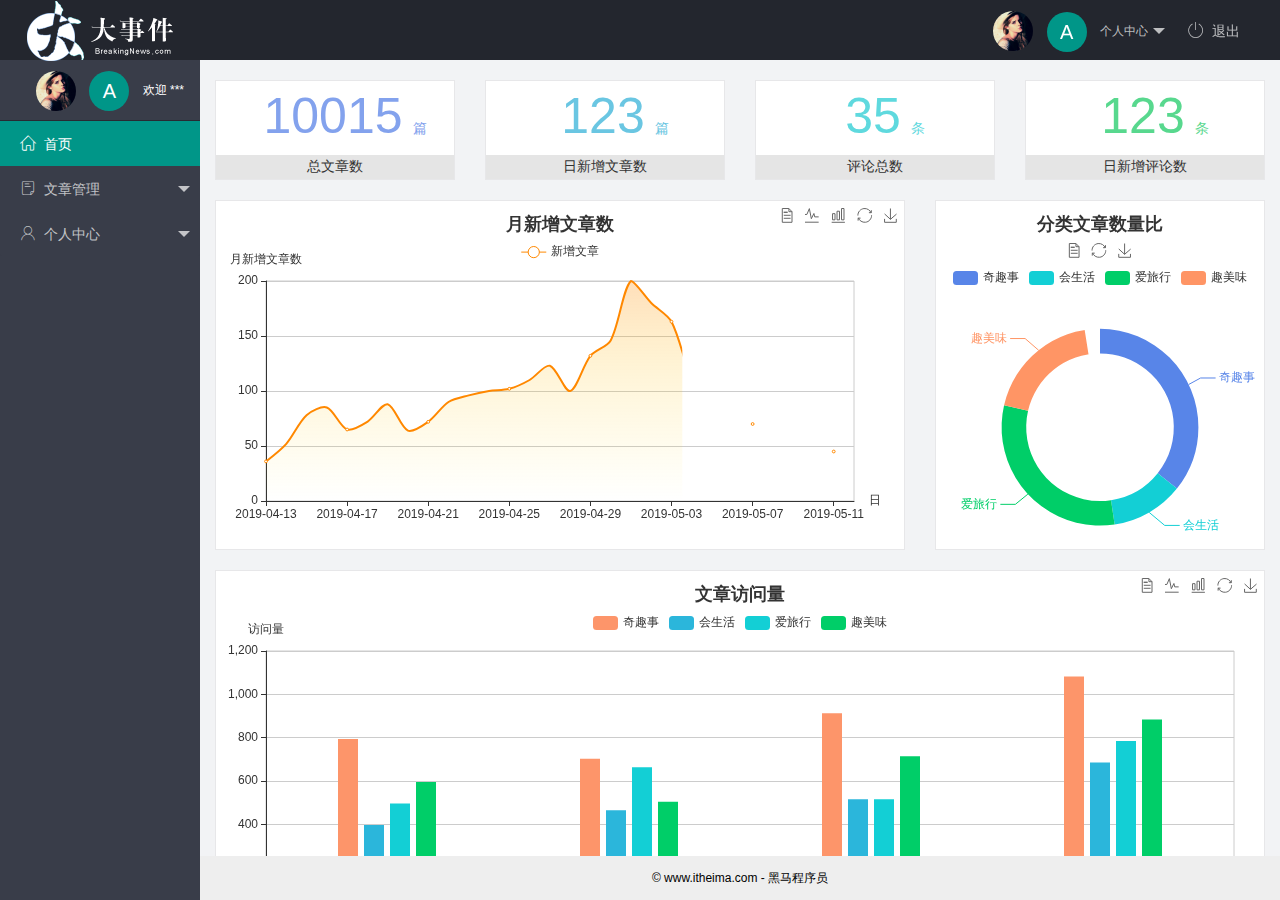
<file: index.html>
<!DOCTYPE html>
<html lang="en">

<head>
    <meta charset="UTF-8" />
    <meta name="viewport" content="width=device-width, initial-scale=1.0" />
    <title>后台主页</title>
    <!-- 导入 layui 的样式表 -->
    <link rel="stylesheet" href="/assets/lib/layui/css/layui.css" />
    <!-- 导入第三方图标库 -->
    <link rel="stylesheet" href="/assets/fonts/iconfont.css" />
    <!-- 导入自己的样式表 -->
    <link rel="stylesheet" href="/assets/css/index.css" />
</head>

<body class="layui-layout-body">
    <div class="layui-layout layui-layout-admin">
        <div class="layui-header">
            <div class="layui-logo">
                <img src="/assets/images/logo.png" alt="" />
            </div>
            <!-- 头部区域（可配合layui已有的水平导航） -->
            <ul class="layui-nav layui-layout-right">
                <li class="layui-nav-item">
                    <a href="javascript:;" class="userinfo">
                        <img src="/assets/images/sample.jpg" class="layui-nav-img" />
                        <span class="text-avatar">A</span>
                        个人中心
                    </a>
                    <dl class="layui-nav-child">
                        <dd><a href="/user/user-info.html" target="fm">基本资料</a></dd>
                        <dd><a href="/user/user-avatar.html" target="fm">更换头像</a></dd>
                        <dd><a href="/user/user-pwd.html" target="fm">重置密码</a></dd>
                    </dl>
                </li>
                <li class="layui-nav-item">
                    <a href="javascript:;" id="btnLogout"><span class="iconfont icon-tuichu"></span>退出</a>
                </li>
            </ul>
        </div>

        <div class="layui-side layui-bg-black">
            <div class="layui-side-scroll">
                <div class="userinfo">
                    <img src="/assets/images/sample.jpg" class="layui-nav-img" />
                    <span class="text-avatar">A</span>
                    <span id="welcome">欢迎 ***</span>
                </div>
                <!-- 左侧导航区域（可配合layui已有的垂直导航） -->
                <ul class="layui-nav layui-nav-tree" lay-shrink="all">
                    <li class="layui-nav-item layui-this">
                        <a href="/home/dashboard.html" target="fm"><span class="iconfont icon-home"></span>首页</a>
                    </li>
                    <li class="layui-nav-item">
                        <a class="" href="javascript:;"><span class="iconfont icon-16"></span>文章管理</a>
                        <dl class="layui-nav-child">
                            <dd>
                                <a href="/article/art-cate.html" target="fm"><i
                                        class="layui-icon layui-icon-app"></i>文章类别</a>
                            </dd>
                            <dd>
                                <a href="/article/art-list.html" target="fm"><i
                                        class="layui-icon layui-icon-app"></i>文章列表</a>
                            </dd>
                            <dd>
                                <a href="/article/art-pub.html" target="fm"><i
                                        class="layui-icon layui-icon-app"></i>发布文章</a>
                            </dd>
                        </dl>
                    </li>
                    <li class="layui-nav-item">
                        <a href="javascript:;"><span class="iconfont icon-user"></span>个人中心</a>
                        <dl class="layui-nav-child">
                            <dd>
                                <a href="/user/user-info.html" target="fm"><i
                                        class="layui-icon layui-icon-app"></i>基本资料</a>
                            </dd>
                            <dd>
                                <a href="/user/user-avatar.html" target="fm"><i
                                        class="layui-icon layui-icon-app"></i>更换头像</a>
                            </dd>
                            <dd>
                                <a href="/user/user-pwd.html" target="fm"><i
                                        class="layui-icon layui-icon-app"></i>重置密码</a>
                            </dd>
                        </dl>
                    </li>
                </ul>
            </div>
        </div>

        <div class="layui-body">
            <!-- 内容主体区域 -->
            <iframe name="fm" src="/home/dashboard.html" frameborder="0"></iframe>
        </div>

        <div class="layui-footer">
            <!-- 底部固定区域 -->
            © www.itheima.com - 黑马程序员
        </div>
    </div>
    <!-- 导入 layui 的JS文件 -->
    <script src="/assets/lib/layui/layui.all.js"></script>
    <!-- 导入JQuery.js文件 -->
    <script src="/assets/lib/jquery.js"></script>
    <!-- 导入baseAPI.js -->
    <script src="/assets/js/baseAPI.js"></script>
    <!-- 导入自己的js文件 -->
    <script src="/assets/js/index.js"></script>
</body>

</html>
</file>
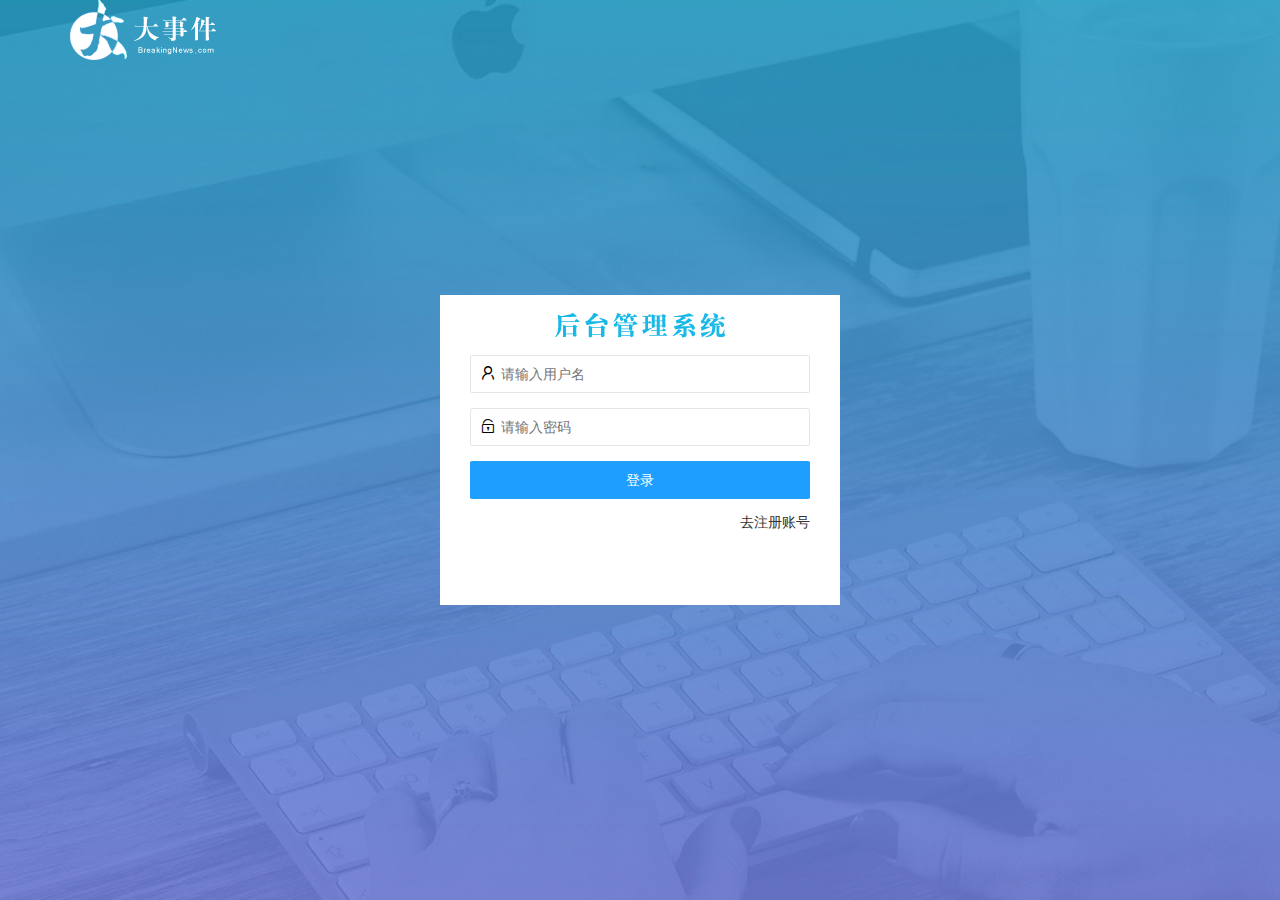
<file: login.html>
<!DOCTYPE html>
<html lang="en">

<head>
    <meta charset="UTF-8">
    <meta name="viewport" content="width=device-width, initial-scale=1.0">
    <title>Document</title>
    <!-- 引入lyui的css样式 -->
    <link rel="stylesheet" href="/assets/lib/layui/css/layui.css">
    <!-- 引入自己的css样式 -->
    <link rel="stylesheet" href="/assets/css/login.css">

</head>

<body>
    <!-- 头部的login区域 -->
    <div class="layui-main">
        <img src="/assets/images/logo.png" alt="">
    </div>
    <!-- 登录注册区域 -->
    <div class="loginAndRegBox">
        <div class="title-box"></div>
        <!-- 登录的盒子 -->
        <div class="login-box">
            <form class="layui-form" action="">
                <!-- 用户输入框 -->
                <div class="layui-form-item">
                    <i class="layui-icon layui-icon-username"></i>
                    <input type="text" name="username" required lay-verify="required" placeholder="请输入用户名"
                        autocomplete="off" class="layui-input">
                </div>
                <!-- 密码框 -->
                <div class="layui-form-item">
                    <i class="layui-icon layui-icon-password"></i>
                    <input type="password" name="password" required lay-verify="required|pwd" placeholder="请输入密码"
                        autocomplete="off" class="layui-input">
                </div>
                <!-- 登录按钮 -->
                <div class="layui-form-item">
                    <button class="layui-btn layui-btn-fluid layui-btn-normal" lay-submit
                        lay-filter="formDemo">登录</button>
                </div>
                <div class="layui-form-item links">
                    <a href="javascropt:;" id="link-reg">去注册账号</a>
                </div>
            </form>
        </div>
        <!-- 注册的div -->
        <div class="reg-box">
            <form class="layui-form" action="" id="form-reg">
                <!-- 用户输入框 -->
                <div class="layui-form-item">
                    <i class="layui-icon layui-icon-username"></i>

                    <input type="text" name="username" required lay-verify="required" placeholder="请输入用户名"
                        autocomplete="off" class="layui-input">
                </div>
                <!-- 密码框 -->
                <div class="layui-form-item">
                    <i class="layui-icon layui-icon-password"></i>

                    <input type="password" name="password" required lay-verify="required|pwd" placeholder="请输入密码"
                        autocomplete="off" class="layui-input">
                </div>
                <!-- 再次输入密码 -->
                <div class="layui-form-item">
                    <i class="layui-icon layui-icon-password"></i>

                    <input type="password" name="repassword" required lay-verify="required|pwd|repwd"
                        placeholder="再次确认密码" autocomplete="off" class="layui-input">
                </div>
                <!-- 注册按钮 -->
                <div class="layui-form-item">
                    <button class="layui-btn layui-btn-fluid layui-btn-normal" lay-submit>注册</button>
                </div>
                <div class="layui-form-item links">
                    <a href="javascropt:;" id="link-login">去登录</a>
                </div>
            </form>

        </div>
    </div>

    <!-- 导入layui的js文件 -->
    <script src="/assets/lib/layui/layui.all.js"></script>
    <!-- 导入JQuery.js文件 -->
    <script src="/assets/lib/jquery.js"></script>
    <!-- 导入自己封装的baseAPI.js -->
    <script src="/assets/js/baseAPI.js"></script>
    <!-- 导入自己的js文件 -->
    <script src="/assets/js/login.js"></script>
</body>

</html>
</file>
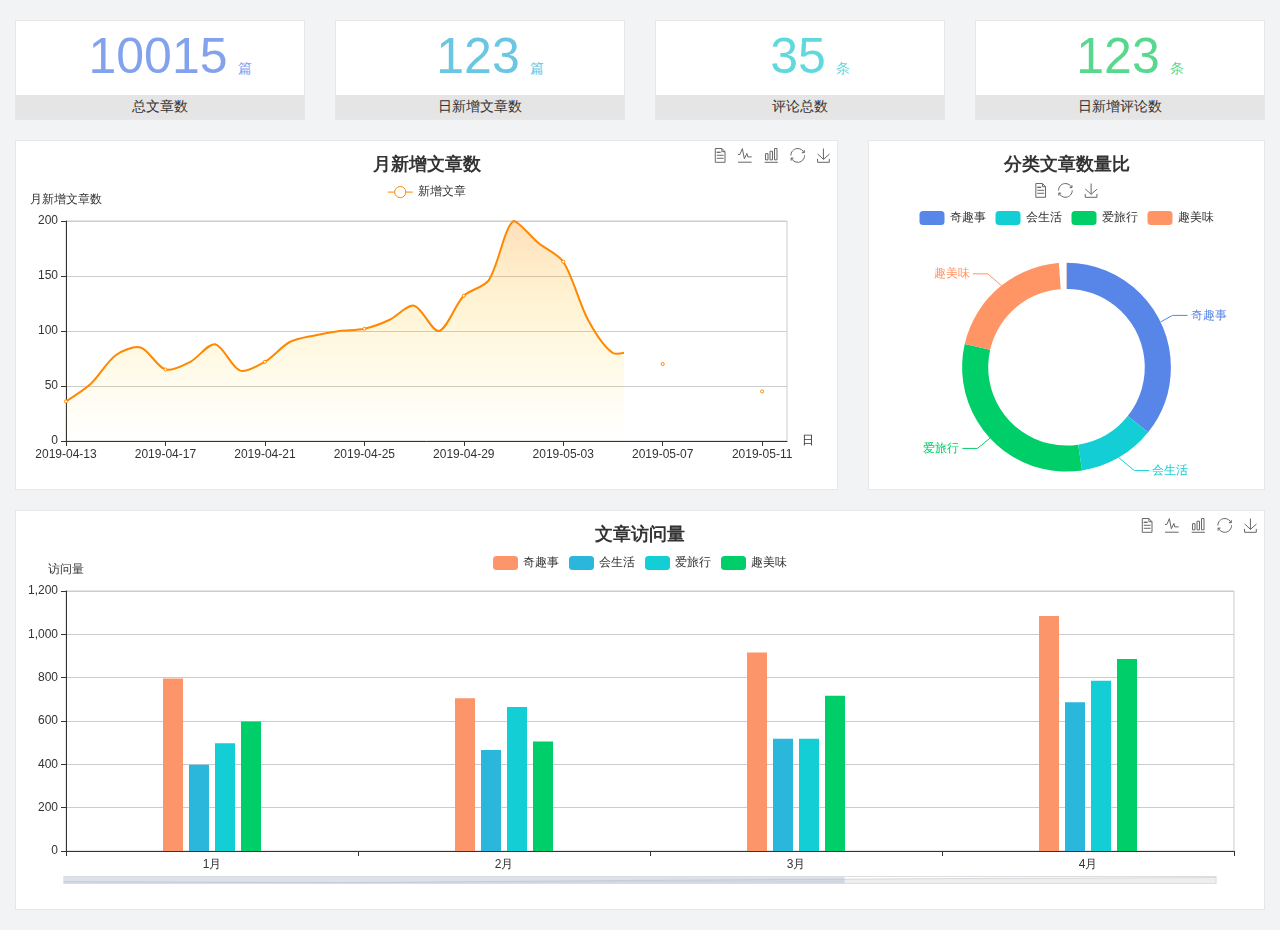
<file: home/dashboard.html>
<!DOCTYPE html>
<html lang="en">

<head>
  <meta charset="UTF-8">
  <meta name="viewport" content="width=device-width, initial-scale=1.0">
  <meta http-equiv="X-UA-Compatible" content="ie=edge">
  <title>图表统计</title>
  <link rel="stylesheet" href="../../assets/lib/bootstrap.css" />
  <link rel="stylesheet" href="../../assets/lib/main.css" />
  <script src="../../assets/lib/jquery.js"></script>
  <script type="text/javascript" src="../../assets/lib/echarts.min.js"></script>
</head>

<body>
  <div class="container-fluid">
    <div class="row spannel_list">
      <div class="col-sm-3 col-xs-6">
        <div class="spannel">
          <em>10015</em><span>篇</span>
          <b>总文章数</b>
        </div>
      </div>
      <div class="col-sm-3 col-xs-6">
        <div class="spannel scolor01">
          <em>123</em><span>篇</span>
          <b>日新增文章数</b>
        </div>
      </div>
      <div class="col-sm-3 col-xs-6">
        <div class="spannel scolor02">
          <em>35</em><span>条</span>
          <b>评论总数</b>
        </div>
      </div>
      <div class="col-sm-3 col-xs-6">
        <div class="spannel scolor03">
          <em>123</em><span>条</span>
          <b>日新增评论数</b>
        </div>
      </div>
    </div>
  </div>

  <div class="container-fluid">
    <div class="row curve-pie">
      <div class="col-lg-8 col-md-8">
        <div class="gragh_pannel" id="curve_show"></div>
      </div>
      <div class="col-lg-4 col-md-4">
        <div class="gragh_pannel" id="pie_show"></div>
      </div>
    </div>
  </div>

  <div class="container-fluid">
    <div class="column_pannel" id="column_show"></div>
  </div>

  <script>
    var oChart = echarts.init(document.getElementById('curve_show'));
    var aList_all = [
      { 'count': 36, 'date': '2019-04-13' },
      { 'count': 52, 'date': '2019-04-14' },
      { 'count': 78, 'date': '2019-04-15' },
      { 'count': 85, 'date': '2019-04-16' },
      { 'count': 65, 'date': '2019-04-17' },
      { 'count': 72, 'date': '2019-04-18' },
      { 'count': 88, 'date': '2019-04-19' },
      { 'count': 64, 'date': '2019-04-20' },
      { 'count': 72, 'date': '2019-04-21' },
      { 'count': 90, 'date': '2019-04-22' },
      { 'count': 96, 'date': '2019-04-23' },
      { 'count': 100, 'date': '2019-04-24' },
      { 'count': 102, 'date': '2019-04-25' },
      { 'count': 110, 'date': '2019-04-26' },
      { 'count': 123, 'date': '2019-04-27' },
      { 'count': 100, 'date': '2019-04-28' },
      { 'count': 132, 'date': '2019-04-29' },
      { 'count': 146, 'date': '2019-04-30' },
      { 'count': 200, 'date': '2019-05-01' },
      { 'count': 180, 'date': '2019-05-02' },
      { 'count': 163, 'date': '2019-05-03' },
      { 'count': 110, 'date': '2019-05-04' },
      { 'count': 80, 'date': '2019-05-05' },
      { 'count': 82, 'date': '2019-05-06' },
      { 'count': 70, 'date': '2019-05-07' },
      { 'count': 65, 'date': '2019-05-08' },
      { 'count': 54, 'date': '2019-05-09' },
      { 'count': 40, 'date': '2019-05-10' },
      { 'count': 45, 'date': '2019-05-11' },
      { 'count': 38, 'date': '2019-05-12' },
    ];

    let aCount = [];
    let aDate = [];

    for (var i = 0; i < aList_all.length; i++) {
      aCount.push(aList_all[i].count);
      aDate.push(aList_all[i].date);
    }

    var chartopt = {
      title: {
        text: '月新增文章数',
        left: 'center',
        top: '10'
      },
      tooltip: {
        trigger: 'axis'
      },
      legend: {
        data: ['新增文章'],
        top: '40'
      },
      toolbox: {
        show: true,
        feature: {
          mark: { show: true },
          dataView: { show: true, readOnly: false },
          magicType: { show: true, type: ['line', 'bar'] },
          restore: { show: true },
          saveAsImage: { show: true }
        }
      },
      calculable: true,
      xAxis: [
        {
          name: '日',
          type: 'category',
          boundaryGap: false,
          data: aDate
        }
      ],
      yAxis: [
        {
          name: '月新增文章数',
          type: 'value'
        }
      ],
      series: [
        {
          name: '新增文章',
          type: 'line',
          smooth: true,
          itemStyle: { normal: { areaStyle: { type: 'default' }, color: '#f80' }, lineStyle: { color: '#f80' } },
          data: aCount
        }],
      areaStyle: {
        normal: {
          color: new echarts.graphic.LinearGradient(0, 0, 0, 1, [{
            offset: 0,
            color: 'rgba(255,136,0,0.39)'
          }, {
            offset: .34,
            color: 'rgba(255,180,0,0.25)'
          }, {
            offset: 1,
            color: 'rgba(255,222,0,0.00)'
          }])

        }
      },
      grid: {
        show: true,
        x: 50,
        x2: 50,
        y: 80,
        height: 220
      }
    };

    oChart.setOption(chartopt);


    var oPie = echarts.init(document.getElementById('pie_show'));
    var oPieopt =
    {
      title: {
        top: 10,
        text: '分类文章数量比',
        x: 'center'
      },
      tooltip: {
        trigger: 'item',
        formatter: "{a} <br/>{b} : {c} ({d}%)"
      },
      color: ['#5885e8', '#13cfd5', '#00ce68', '#ff9565'],
      legend: {
        x: 'center',
        top: 65,
        data: ['奇趣事', '会生活', '爱旅行', '趣美味']
      },
      toolbox: {
        show: true,
        x: 'center',
        top: 35,
        feature: {
          mark: { show: true },
          dataView: { show: true, readOnly: false },
          magicType: {
            show: true,
            type: ['pie', 'funnel'],
            option: {
              funnel: {
                x: '25%',
                width: '50%',
                funnelAlign: 'left',
                max: 1548
              }
            }
          },
          restore: { show: true },
          saveAsImage: { show: true }
        }
      },
      calculable: true,
      series: [
        {
          name: '访问来源',
          type: 'pie',
          radius: ['45%', '60%'],
          center: ['50%', '65%'],
          data: [
            { value: 300, name: '奇趣事' },
            { value: 100, name: '会生活' },
            { value: 260, name: '爱旅行' },
            { value: 180, name: '趣美味' }
          ]
        }
      ]
    };
    oPie.setOption(oPieopt);



    var oColumn = this.echarts.init(document.getElementById('column_show'));
    var oColumnopt =
    {
      title: {
        text: '文章访问量',
        left: 'center',
        top: '10'
      },
      tooltip: {
        trigger: 'axis'
      },
      legend: {
        data: ['奇趣事', '会生活', '爱旅行', '趣美味'],
        top: '40'
      },
      toolbox: {
        show: true,
        feature: {
          mark: { show: true },
          dataView: { show: true, readOnly: false },
          magicType: { show: true, type: ['line', 'bar'] },
          restore: { show: true },
          saveAsImage: { show: true }
        }
      },
      calculable: true,
      xAxis: [
        {
          type: 'category',
          data: ['1月', '2月', '3月', '4月', '5月']
        }
      ],
      yAxis: [
        {
          name: '访问量',
          type: 'value'
        }
      ],
      series: [
        {
          name: '奇趣事',
          type: 'bar',
          barWidth: 20,
          itemStyle: {
            normal: { areaStyle: { type: 'default' }, color: '#fd956a' }
          },
          data: [800, 708, 920, 1090, 1200]
        },
        {
          name: '会生活',
          type: 'bar',
          barWidth: 20,
          itemStyle: {
            normal: { areaStyle: { type: 'default' }, color: '#2bb6db' }
          },
          data: [400, 468, 520, 690, 800]
        },
        {
          name: '爱旅行',
          type: 'bar',
          barWidth: 20,
          itemStyle: {
            normal: { areaStyle: { type: 'default' }, color: '#13cfd5' }
          },
          data: [500, 668, 520, 790, 900]
        },
        {
          name: '趣美味',
          type: 'bar',
          barWidth: 20,
          itemStyle: {
            normal: { areaStyle: { type: 'default' }, color: '#00ce68' }
          },
          data: [600, 508, 720, 890, 1000]
        }
      ],
      grid: {
        show: true,
        x: 50,
        x2: 30,
        y: 80,
        height: 260
      },
      dataZoom: [//给x轴设置滚动条
        {
          start: 0,//默认为0
          end: 100 - 1000 / 31,//默认为100
          type: 'slider',
          show: true,
          xAxisIndex: [0],
          handleSize: 0,//滑动条的 左右2个滑动条的大小
          height: 8,//组件高度
          left: 45, //左边的距离
          right: 50,//右边的距离
          bottom: 26,//右边的距离
          handleColor: '#ddd',//h滑动图标的颜色
          handleStyle: {
            borderColor: "#cacaca",
            borderWidth: "1",
            shadowBlur: 2,
            background: "#ddd",
            shadowColor: "#ddd",
          }
        }]
    };
    oColumn.setOption(oColumnopt);
  </script>
</body>

</html>
</file>
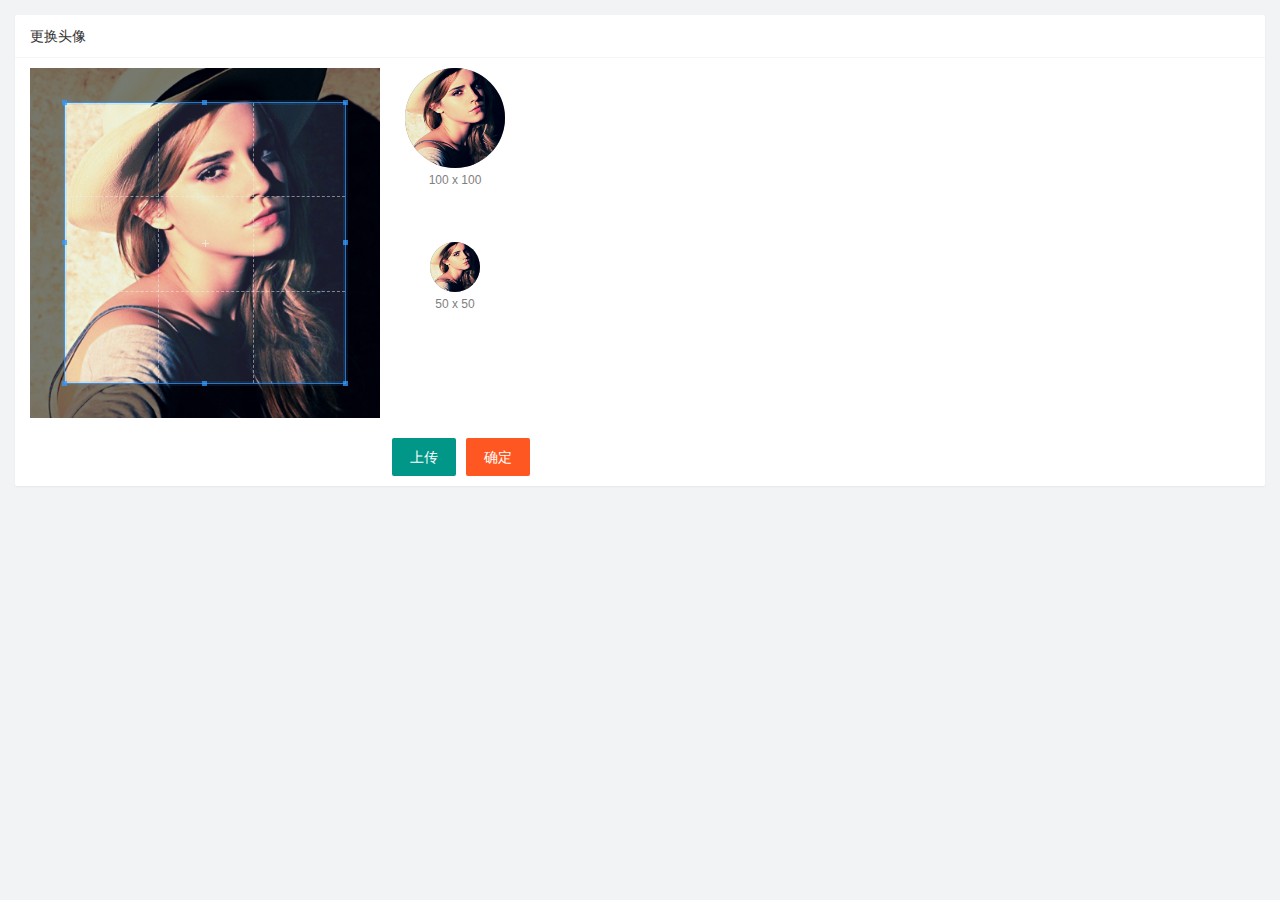
<file: user/user-avatar.html>
<!DOCTYPE html>
<html lang="en">

<head>
    <meta charset="UTF-8">
    <meta name="viewport" content="width=device-width, initial-scale=1.0">
    <title>Document</title>
    <!-- 导入layui的css样式 -->
    <link rel="stylesheet" href="/assets/lib/layui/css/layui.css">
    <link rel="stylesheet" href="/assets/lib/cropper/cropper.css">
    <!-- 导入自己的css样式 -->
    <link rel="stylesheet" href="/assets/css/user/user-avatar.css">
</head>

<body>
    <div class="layui-card">
        <div class="layui-card-header">更换头像</div>
        <div class="layui-card-body">
            <!-- 第一行的图片裁剪和预览区域 -->
            <div class="row1">
                <!-- 图片裁剪区域 -->
                <div class="cropper-box">
                    <!-- 这个 img 标签很重要，将来会把它初始化为裁剪区域 -->
                    <img id="image" src="/assets/images/sample.jpg" />
                </div>
                <!-- 图片的预览区域 -->
                <div class="preview-box">
                    <div>
                        <!-- 宽高为 100px 的预览区域 -->
                        <div class="img-preview w100"></div>
                        <p class="size">100 x 100</p>
                    </div>
                    <div>
                        <!-- 宽高为 50px 的预览区域 -->
                        <div class="img-preview w50"></div>
                        <p class="size">50 x 50</p>
                    </div>
                </div>
            </div>

            <!-- 第二行的按钮区域 -->
            <div class="row2">
                <!--  <input type="file" id="file">  文件选择框-->
                <!-- accept  可以指定用户选择什么类型的文件 -->
                <input type="file" id="file" accept="image/png,image/jpeg">
                <button type="button" class="layui-btn" id="btn">上传</button>
                <button type="button" class="layui-btn layui-btn-danger" id="btnUpload">确定</button>
            </div>
        </div>
    </div>

    <script src="/assets/lib/layui/layui.all.js"></script>
    <script src="/assets/lib/jquery.js"></script>
    <script src="/assets/lib/cropper/Cropper.js"></script>
    <script src="/assets/lib/cropper/jquery-cropper.js"></script>
    <script src="/assets/js/baseAPI.js"></script>
    <script src="/assets/js/user/user-avatar.js"></script>
</body>

</html>
</file>
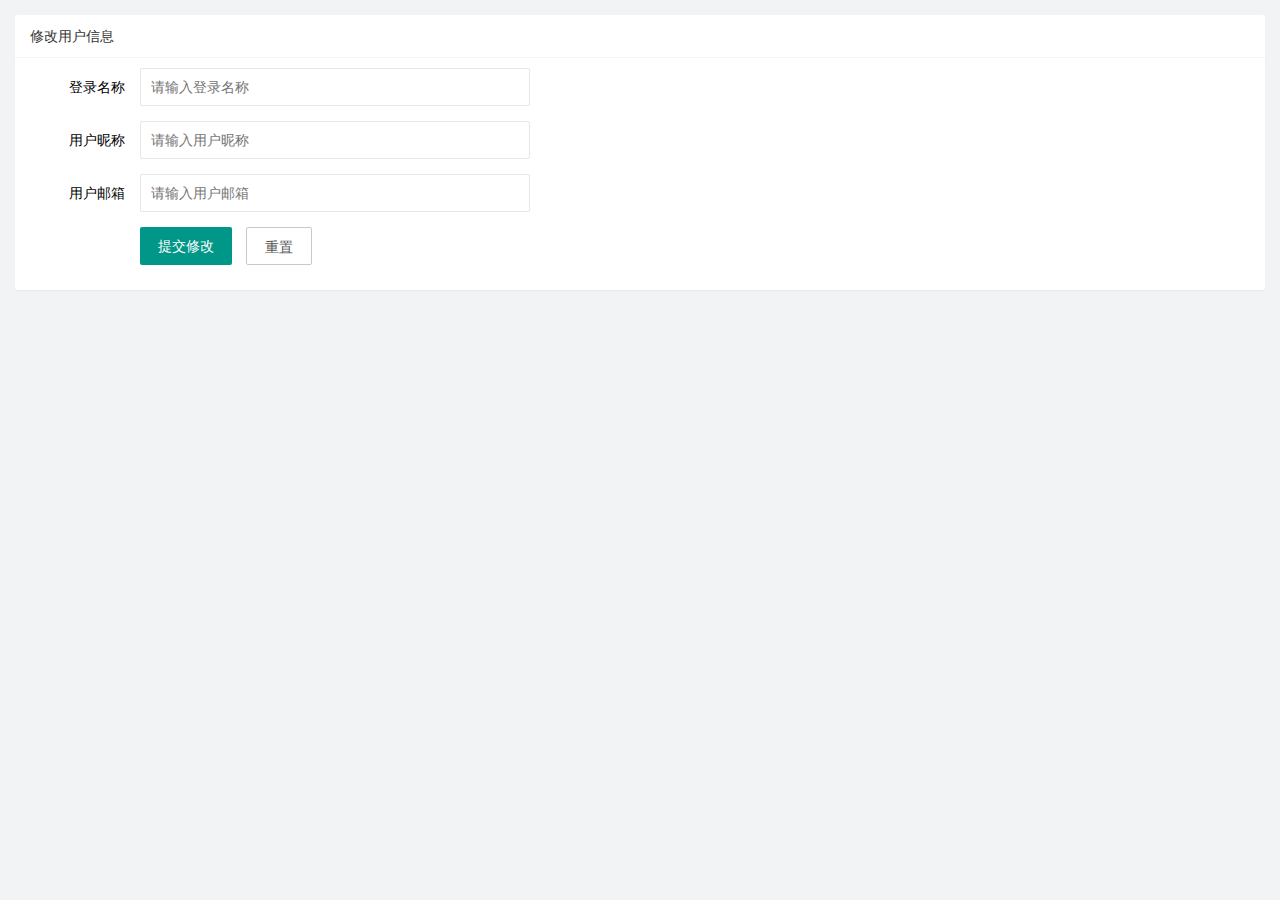
<file: user/user-info.html>
<!DOCTYPE html>
<html lang="en">

<head>
    <meta charset="UTF-8">
    <meta name="viewport" content="width=device-width, initial-scale=1.0">
    <title>Document</title>
    <!-- 导入layui的css样式 -->
    <link rel="stylesheet" href="/assets/lib/layui/css/layui.css">
    <!-- 导入自己的css样式 -->
    <link rel="stylesheet" href="/assets/css/user/user-info.css">
</head>

<body>
    <div class="layui-card">
        <div class="layui-card-header">修改用户信息</div>
        <div class="layui-card-body">

            <form class="layui-form" lay-filter="formUserInfo">
                <!-- 隐藏域   -->
                <input type="hidden" name="id">

                <div class="layui-form-item">
                    <label class="layui-form-label">登录名称</label>
                    <div class="layui-input-block">
                        <input type="text" name="username" required lay-verify="required" placeholder="请输入登录名称"
                            autocomplete="off" class="layui-input" readonly>
                    </div>
                </div>
                <div class="layui-form-item">
                    <label class="layui-form-label">用户昵称</label>
                    <div class="layui-input-block">
                        <input type="text" name="nickname" required lay-verify="required|nickname" placeholder="请输入用户昵称"
                            autocomplete="off" class="layui-input">
                    </div>
                </div>
                <div class="layui-form-item">
                    <label class="layui-form-label">用户邮箱</label>
                    <div class="layui-input-block">
                        <input type="text" name="email" required lay-verify="required|email" placeholder="请输入用户邮箱"
                            autocomplete="off" class="layui-input">
                    </div>
                </div>
                <div class="layui-form-item">
                    <div class="layui-input-block">
                        <button class="layui-btn" lay-submit lay-filter="formDemo">提交修改</button>
                        <button type="reset" class="layui-btn layui-btn-primary" id="btnReset">重置</button>
                    </div>
                </div>

            </form>

        </div>
    </div>

    <!-- 导入layui.js文件 -->
    <script src="/assets/lib/layui/layui.all.js"></script>
    <!-- 导入JQuery.js文件 -->
    <script src="/assets/lib/jquery.js"></script>
    <!-- 导入baseAPI.js文件 -->
    <script src="/assets/js/baseAPI.js"></script>
    <!-- 导入自己的js文件 -->
    <script src="/assets/js/user/user-info.js"></script>
</body>

</html>
</file>
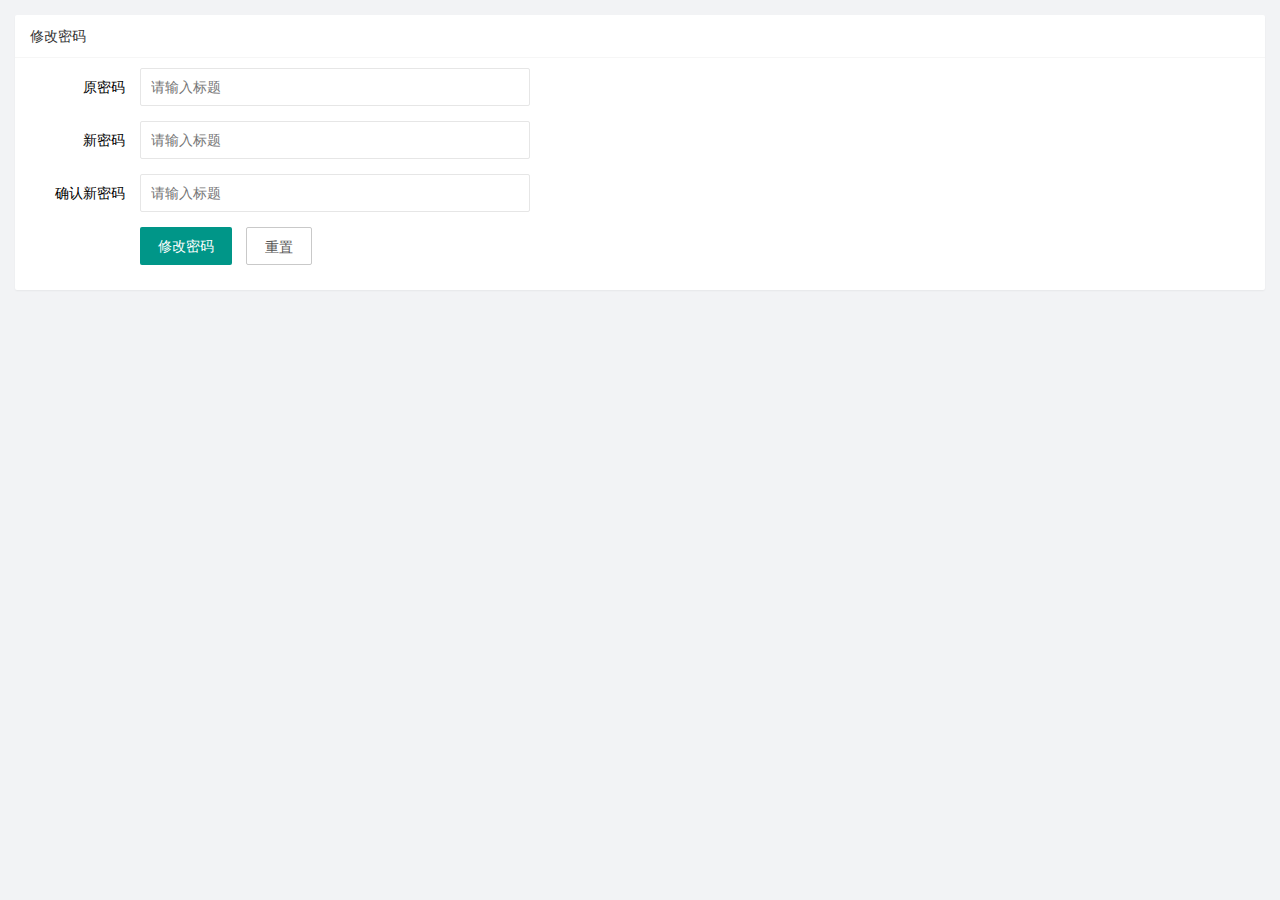
<file: user/user-pwd.html>
<!DOCTYPE html>
<html lang="en">

<head>
    <meta charset="UTF-8">
    <meta name="viewport" content="width=device-width, initial-scale=1.0">
    <title>Document</title>
    <!-- 导入layui的css样式 -->
    <link rel="stylesheet" href="/assets/lib/layui/css/layui.css">
    <!-- 导入自己的css样式 -->
    <link rel="stylesheet" href="/assets/css/user/user-pwd.css">
</head>

<body>
    <div class="layui-card">
        <div class="layui-card-header">修改密码</div>
        <div class="layui-card-body">
            <form class="layui-form" action="">
                <div class="layui-form-item">
                    <label class="layui-form-label">原密码</label>
                    <div class="layui-input-block">
                        <input type="password" name="oldPwd" required lay-verify="required|pwd" placeholder="请输入标题"
                            autocomplete="off" class="layui-input">
                    </div>
                </div>
                <div class="layui-form-item">
                    <label class="layui-form-label">新密码</label>
                    <div class="layui-input-block">
                        <input type="password" name="newPwd" required lay-verify="required|pwd|samePwd"
                            placeholder="请输入标题" autocomplete="off" class="layui-input">
                    </div>
                </div>
                <div class="layui-form-item">
                    <label class="layui-form-label">确认新密码</label>
                    <div class="layui-input-block">
                        <input type="password" name="rePwd" required lay-verify="required|pwd|rePwd" placeholder="请输入标题"
                            autocomplete="off" class="layui-input">
                    </div>
                </div>
                <div class="layui-form-item">
                    <div class="layui-input-block">
                        <button class="layui-btn" lay-submit lay-filter="formDemo">修改密码</button>
                        <button type="reset" class="layui-btn layui-btn-primary">重置</button>
                    </div>
                </div>
            </form>
        </div>
    </div>

    <!-- 导入layui的js文件 -->
    <script src="/assets/lib/layui/layui.all.js"></script>
    <!-- 导入JQuery的js文件 -->
    <script src="/assets/lib/jquery.js"></script>
    <!-- 导入baseAPI.js文件 -->
    <script src="/assets/js/baseAPI.js"></script>
    <!-- 导入自己的js文件 -->
    <script src="/assets/js/user/user-pwd.js"></script>
</body>

</html>
</file>
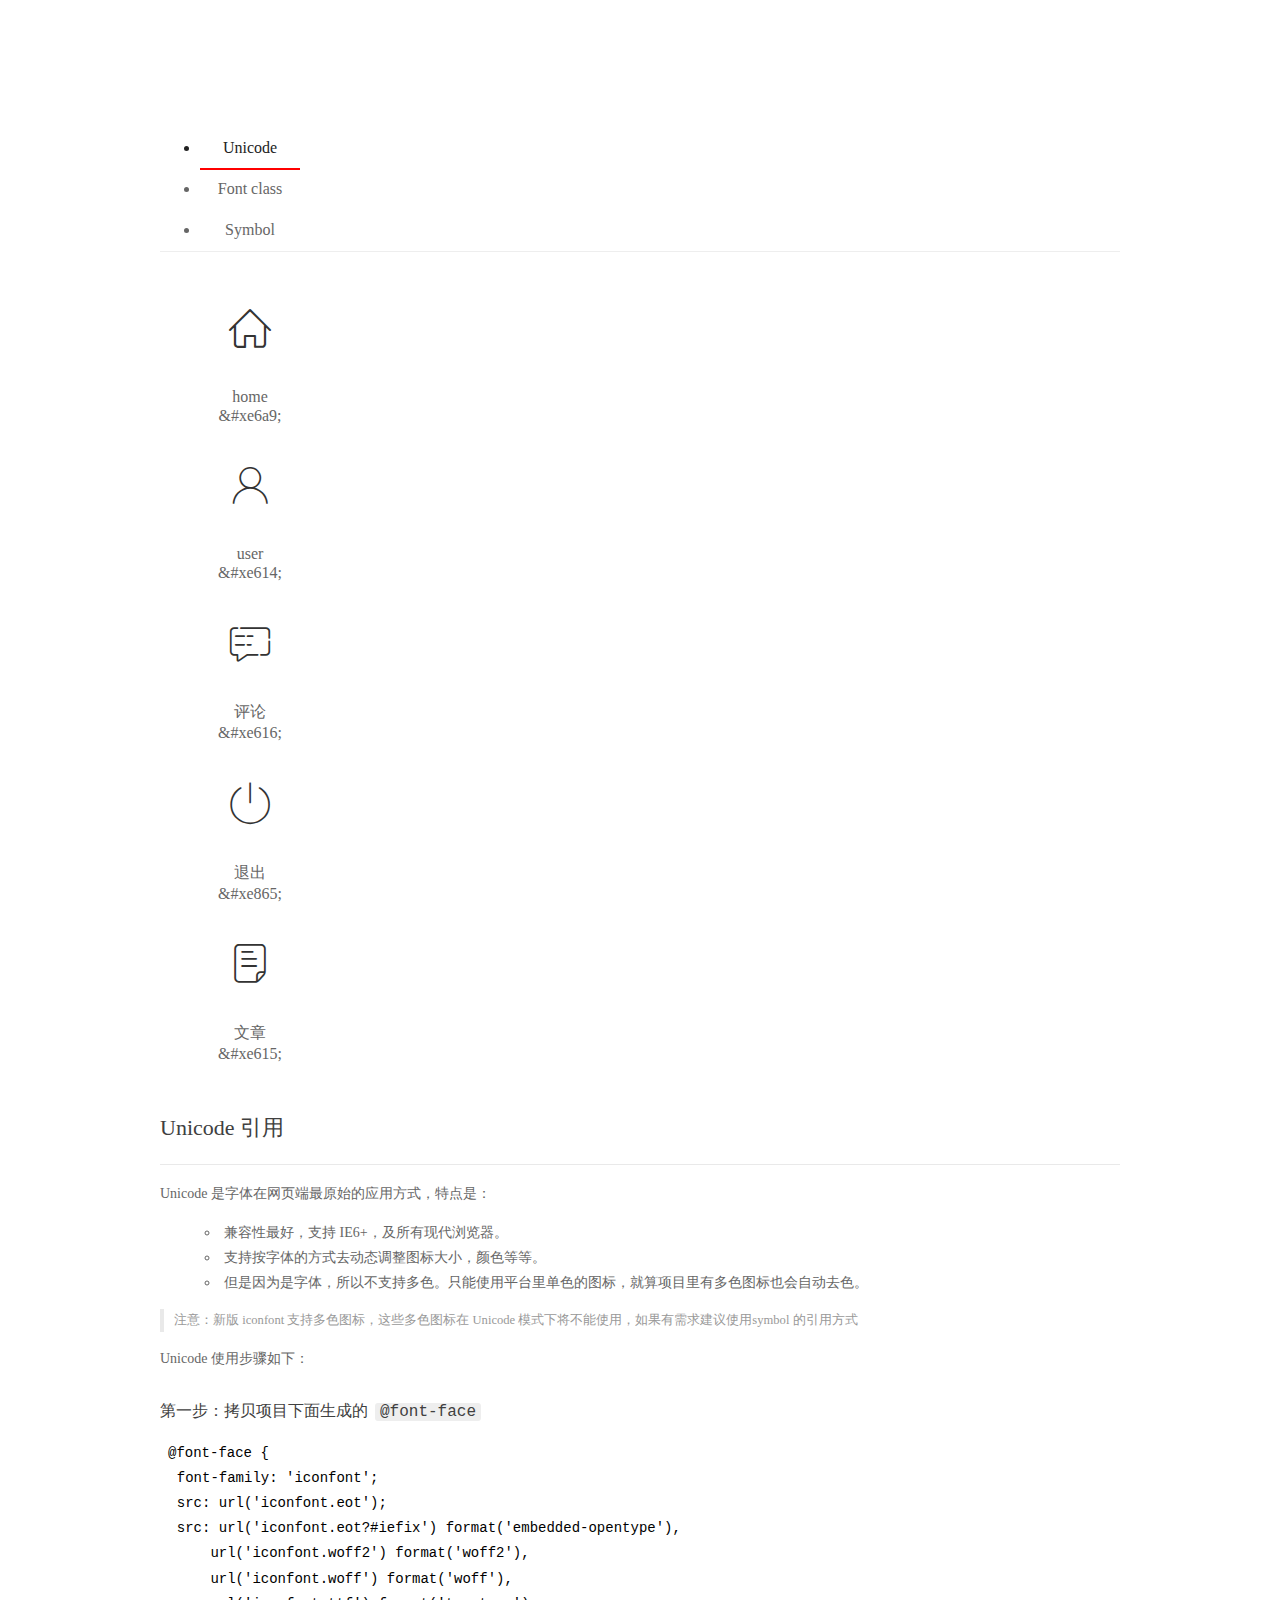
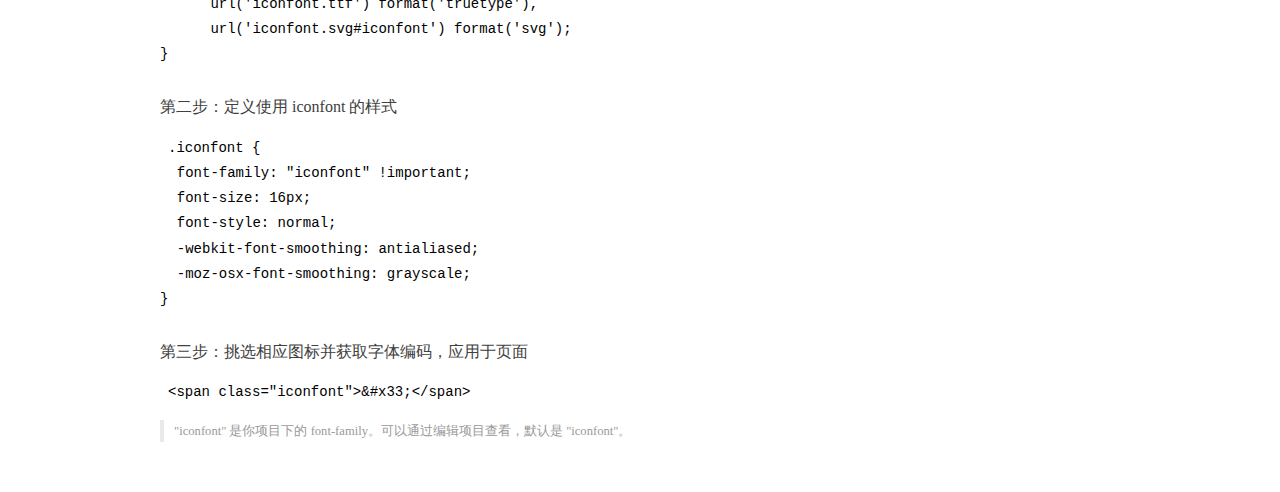
<file: assets/fonts/demo_index.html>
<!DOCTYPE html>
<html>
<head>
  <meta charset="utf-8"/>
  <title>IconFont Demo</title>
  <link rel="shortcut icon" href="https://gtms04.alicdn.com/tps/i4/TB1_oz6GVXXXXaFXpXXJDFnIXXX-64-64.ico" type="image/x-icon"/>
  <link rel="stylesheet" href="https://g.alicdn.com/thx/cube/1.3.2/cube.min.css">
  <link rel="stylesheet" href="demo.css">
  <link rel="stylesheet" href="iconfont.css">
  <script src="iconfont.js"></script>
  <!-- jQuery -->
  <script src="https://a1.alicdn.com/oss/uploads/2018/12/26/7bfddb60-08e8-11e9-9b04-53e73bb6408b.js"></script>
  <!-- 代码高亮 -->
  <script src="https://a1.alicdn.com/oss/uploads/2018/12/26/a3f714d0-08e6-11e9-8a15-ebf944d7534c.js"></script>
</head>
<body>
  <div class="main">
    <h1 class="logo"><a href="https://www.iconfont.cn/" title="iconfont 首页" target="_blank">&#xe86b;</a></h1>
    <div class="nav-tabs">
      <ul id="tabs" class="dib-box">
        <li class="dib active"><span>Unicode</span></li>
        <li class="dib"><span>Font class</span></li>
        <li class="dib"><span>Symbol</span></li>
      </ul>
      
    </div>
    <div class="tab-container">
      <div class="content unicode" style="display: block;">
          <ul class="icon_lists dib-box">
          
            <li class="dib">
              <span class="icon iconfont">&#xe6a9;</span>
                <div class="name">home</div>
                <div class="code-name">&amp;#xe6a9;</div>
              </li>
          
            <li class="dib">
              <span class="icon iconfont">&#xe614;</span>
                <div class="name">user</div>
                <div class="code-name">&amp;#xe614;</div>
              </li>
          
            <li class="dib">
              <span class="icon iconfont">&#xe616;</span>
                <div class="name">评论</div>
                <div class="code-name">&amp;#xe616;</div>
              </li>
          
            <li class="dib">
              <span class="icon iconfont">&#xe865;</span>
                <div class="name">退出</div>
                <div class="code-name">&amp;#xe865;</div>
              </li>
          
            <li class="dib">
              <span class="icon iconfont">&#xe615;</span>
                <div class="name">文章</div>
                <div class="code-name">&amp;#xe615;</div>
              </li>
          
          </ul>
          <div class="article markdown">
          <h2 id="unicode-">Unicode 引用</h2>
          <hr>

          <p>Unicode 是字体在网页端最原始的应用方式，特点是：</p>
          <ul>
            <li>兼容性最好，支持 IE6+，及所有现代浏览器。</li>
            <li>支持按字体的方式去动态调整图标大小，颜色等等。</li>
            <li>但是因为是字体，所以不支持多色。只能使用平台里单色的图标，就算项目里有多色图标也会自动去色。</li>
          </ul>
          <blockquote>
            <p>注意：新版 iconfont 支持多色图标，这些多色图标在 Unicode 模式下将不能使用，如果有需求建议使用symbol 的引用方式</p>
          </blockquote>
          <p>Unicode 使用步骤如下：</p>
          <h3 id="-font-face">第一步：拷贝项目下面生成的 <code>@font-face</code></h3>
<pre><code class="language-css"
>@font-face {
  font-family: 'iconfont';
  src: url('iconfont.eot');
  src: url('iconfont.eot?#iefix') format('embedded-opentype'),
      url('iconfont.woff2') format('woff2'),
      url('iconfont.woff') format('woff'),
      url('iconfont.ttf') format('truetype'),
      url('iconfont.svg#iconfont') format('svg');
}
</code></pre>
          <h3 id="-iconfont-">第二步：定义使用 iconfont 的样式</h3>
<pre><code class="language-css"
>.iconfont {
  font-family: "iconfont" !important;
  font-size: 16px;
  font-style: normal;
  -webkit-font-smoothing: antialiased;
  -moz-osx-font-smoothing: grayscale;
}
</code></pre>
          <h3 id="-">第三步：挑选相应图标并获取字体编码，应用于页面</h3>
<pre>
<code class="language-html"
>&lt;span class="iconfont"&gt;&amp;#x33;&lt;/span&gt;
</code></pre>
          <blockquote>
            <p>"iconfont" 是你项目下的 font-family。可以通过编辑项目查看，默认是 "iconfont"。</p>
          </blockquote>
          </div>
      </div>
      <div class="content font-class">
        <ul class="icon_lists dib-box">
          
          <li class="dib">
            <span class="icon iconfont icon-home"></span>
            <div class="name">
              home
            </div>
            <div class="code-name">.icon-home
            </div>
          </li>
          
          <li class="dib">
            <span class="icon iconfont icon-user"></span>
            <div class="name">
              user
            </div>
            <div class="code-name">.icon-user
            </div>
          </li>
          
          <li class="dib">
            <span class="icon iconfont icon-pinglun"></span>
            <div class="name">
              评论
            </div>
            <div class="code-name">.icon-pinglun
            </div>
          </li>
          
          <li class="dib">
            <span class="icon iconfont icon-tuichu"></span>
            <div class="name">
              退出
            </div>
            <div class="code-name">.icon-tuichu
            </div>
          </li>
          
          <li class="dib">
            <span class="icon iconfont icon-16"></span>
            <div class="name">
              文章
            </div>
            <div class="code-name">.icon-16
            </div>
          </li>
          
        </ul>
        <div class="article markdown">
        <h2 id="font-class-">font-class 引用</h2>
        <hr>

        <p>font-class 是 Unicode 使用方式的一种变种，主要是解决 Unicode 书写不直观，语意不明确的问题。</p>
        <p>与 Unicode 使用方式相比，具有如下特点：</p>
        <ul>
          <li>兼容性良好，支持 IE8+，及所有现代浏览器。</li>
          <li>相比于 Unicode 语意明确，书写更直观。可以很容易分辨这个 icon 是什么。</li>
          <li>因为使用 class 来定义图标，所以当要替换图标时，只需要修改 class 里面的 Unicode 引用。</li>
          <li>不过因为本质上还是使用的字体，所以多色图标还是不支持的。</li>
        </ul>
        <p>使用步骤如下：</p>
        <h3 id="-fontclass-">第一步：引入项目下面生成的 fontclass 代码：</h3>
<pre><code class="language-html">&lt;link rel="stylesheet" href="./iconfont.css"&gt;
</code></pre>
        <h3 id="-">第二步：挑选相应图标并获取类名，应用于页面：</h3>
<pre><code class="language-html">&lt;span class="iconfont icon-xxx"&gt;&lt;/span&gt;
</code></pre>
        <blockquote>
          <p>"
            iconfont" 是你项目下的 font-family。可以通过编辑项目查看，默认是 "iconfont"。</p>
        </blockquote>
      </div>
      </div>
      <div class="content symbol">
          <ul class="icon_lists dib-box">
          
            <li class="dib">
                <svg class="icon svg-icon" aria-hidden="true">
                  <use xlink:href="#icon-home"></use>
                </svg>
                <div class="name">home</div>
                <div class="code-name">#icon-home</div>
            </li>
          
            <li class="dib">
                <svg class="icon svg-icon" aria-hidden="true">
                  <use xlink:href="#icon-user"></use>
                </svg>
                <div class="name">user</div>
                <div class="code-name">#icon-user</div>
            </li>
          
            <li class="dib">
                <svg class="icon svg-icon" aria-hidden="true">
                  <use xlink:href="#icon-pinglun"></use>
                </svg>
                <div class="name">评论</div>
                <div class="code-name">#icon-pinglun</div>
            </li>
          
            <li class="dib">
                <svg class="icon svg-icon" aria-hidden="true">
                  <use xlink:href="#icon-tuichu"></use>
                </svg>
                <div class="name">退出</div>
                <div class="code-name">#icon-tuichu</div>
            </li>
          
            <li class="dib">
                <svg class="icon svg-icon" aria-hidden="true">
                  <use xlink:href="#icon-16"></use>
                </svg>
                <div class="name">文章</div>
                <div class="code-name">#icon-16</div>
            </li>
          
          </ul>
          <div class="article markdown">
          <h2 id="symbol-">Symbol 引用</h2>
          <hr>

          <p>这是一种全新的使用方式，应该说这才是未来的主流，也是平台目前推荐的用法。相关介绍可以参考这篇<a href="">文章</a>
            这种用法其实是做了一个 SVG 的集合，与另外两种相比具有如下特点：</p>
          <ul>
            <li>支持多色图标了，不再受单色限制。</li>
            <li>通过一些技巧，支持像字体那样，通过 <code>font-size</code>, <code>color</code> 来调整样式。</li>
            <li>兼容性较差，支持 IE9+，及现代浏览器。</li>
            <li>浏览器渲染 SVG 的性能一般，还不如 png。</li>
          </ul>
          <p>使用步骤如下：</p>
          <h3 id="-symbol-">第一步：引入项目下面生成的 symbol 代码：</h3>
<pre><code class="language-html">&lt;script src="./iconfont.js"&gt;&lt;/script&gt;
</code></pre>
          <h3 id="-css-">第二步：加入通用 CSS 代码（引入一次就行）：</h3>
<pre><code class="language-html">&lt;style&gt;
.icon {
  width: 1em;
  height: 1em;
  vertical-align: -0.15em;
  fill: currentColor;
  overflow: hidden;
}
&lt;/style&gt;
</code></pre>
          <h3 id="-">第三步：挑选相应图标并获取类名，应用于页面：</h3>
<pre><code class="language-html">&lt;svg class="icon" aria-hidden="true"&gt;
  &lt;use xlink:href="#icon-xxx"&gt;&lt;/use&gt;
&lt;/svg&gt;
</code></pre>
          </div>
      </div>

    </div>
  </div>
  <script>
  $(document).ready(function () {
      $('.tab-container .content:first').show()

      $('#tabs li').click(function (e) {
        var tabContent = $('.tab-container .content')
        var index = $(this).index()

        if ($(this).hasClass('active')) {
          return
        } else {
          $('#tabs li').removeClass('active')
          $(this).addClass('active')

          tabContent.hide().eq(index).fadeIn()
        }
      })
    })
  </script>
</body>
</html>
</file>
<file: assets/lib/layui/css/layui.css>
/** layui-v2.5.5 MIT License By https://www.layui.com */
 .layui-inline,img{display:inline-block;vertical-align:middle}h1,h2,h3,h4,h5,h6{font-weight:400}.layui-edge,.layui-header,.layui-inline,.layui-main{position:relative}.layui-body,.layui-edge,.layui-elip{overflow:hidden}.layui-btn,.layui-edge,.layui-inline,img{vertical-align:middle}.layui-btn,.layui-disabled,.layui-icon,.layui-unselect{-moz-user-select:none;-webkit-user-select:none;-ms-user-select:none}.layui-elip,.layui-form-checkbox span,.layui-form-pane .layui-form-label{text-overflow:ellipsis;white-space:nowrap}.layui-breadcrumb,.layui-tree-btnGroup{visibility:hidden}blockquote,body,button,dd,div,dl,dt,form,h1,h2,h3,h4,h5,h6,input,li,ol,p,pre,td,textarea,th,ul{margin:0;padding:0;-webkit-tap-highlight-color:rgba(0,0,0,0)}a:active,a:hover{outline:0}img{border:none}li{list-style:none}table{border-collapse:collapse;border-spacing:0}h4,h5,h6{font-size:100%}button,input,optgroup,option,select,textarea{font-family:inherit;font-size:inherit;font-style:inherit;font-weight:inherit;outline:0}pre{white-space:pre-wrap;white-space:-moz-pre-wrap;white-space:-pre-wrap;white-space:-o-pre-wrap;word-wrap:break-word}body{line-height:24px;font:14px Helvetica Neue,Helvetica,PingFang SC,Tahoma,Arial,sans-serif}hr{height:1px;margin:10px 0;border:0;clear:both}a{color:#333;text-decoration:none}a:hover{color:#777}a cite{font-style:normal;*cursor:pointer}.layui-border-box,.layui-border-box *{box-sizing:border-box}.layui-box,.layui-box *{box-sizing:content-box}.layui-clear{clear:both;*zoom:1}.layui-clear:after{content:'\20';clear:both;*zoom:1;display:block;height:0}.layui-inline{*display:inline;*zoom:1}.layui-edge{display:inline-block;width:0;height:0;border-width:6px;border-style:dashed;border-color:transparent}.layui-edge-top{top:-4px;border-bottom-color:#999;border-bottom-style:solid}.layui-edge-right{border-left-color:#999;border-left-style:solid}.layui-edge-bottom{top:2px;border-top-color:#999;border-top-style:solid}.layui-edge-left{border-right-color:#999;border-right-style:solid}.layui-disabled,.layui-disabled:hover{color:#d2d2d2!important;cursor:not-allowed!important}.layui-circle{border-radius:100%}.layui-show{display:block!important}.layui-hide{display:none!important}@font-face{font-family:layui-icon;src:url(../font/iconfont.eot?v=250);src:url(../font/iconfont.eot?v=250#iefix) format('embedded-opentype'),url(../font/iconfont.woff2?v=250) format('woff2'),url(../font/iconfont.woff?v=250) format('woff'),url(../font/iconfont.ttf?v=250) format('truetype'),url(../font/iconfont.svg?v=250#layui-icon) format('svg')}.layui-icon{font-family:layui-icon!important;font-size:16px;font-style:normal;-webkit-font-smoothing:antialiased;-moz-osx-font-smoothing:grayscale}.layui-icon-reply-fill:before{content:"\e611"}.layui-icon-set-fill:before{content:"\e614"}.layui-icon-menu-fill:before{content:"\e60f"}.layui-icon-search:before{content:"\e615"}.layui-icon-share:before{content:"\e641"}.layui-icon-set-sm:before{content:"\e620"}.layui-icon-engine:before{content:"\e628"}.layui-icon-close:before{content:"\1006"}.layui-icon-close-fill:before{content:"\1007"}.layui-icon-chart-screen:before{content:"\e629"}.layui-icon-star:before{content:"\e600"}.layui-icon-circle-dot:before{content:"\e617"}.layui-icon-chat:before{content:"\e606"}.layui-icon-release:before{content:"\e609"}.layui-icon-list:before{content:"\e60a"}.layui-icon-chart:before{content:"\e62c"}.layui-icon-ok-circle:before{content:"\1005"}.layui-icon-layim-theme:before{content:"\e61b"}.layui-icon-table:before{content:"\e62d"}.layui-icon-right:before{content:"\e602"}.layui-icon-left:before{content:"\e603"}.layui-icon-cart-simple:before{content:"\e698"}.layui-icon-face-cry:before{content:"\e69c"}.layui-icon-face-smile:before{content:"\e6af"}.layui-icon-survey:before{content:"\e6b2"}.layui-icon-tree:before{content:"\e62e"}.layui-icon-upload-circle:before{content:"\e62f"}.layui-icon-add-circle:before{content:"\e61f"}.layui-icon-download-circle:before{content:"\e601"}.layui-icon-templeate-1:before{content:"\e630"}.layui-icon-util:before{content:"\e631"}.layui-icon-face-surprised:before{content:"\e664"}.layui-icon-edit:before{content:"\e642"}.layui-icon-speaker:before{content:"\e645"}.layui-icon-down:before{content:"\e61a"}.layui-icon-file:before{content:"\e621"}.layui-icon-layouts:before{content:"\e632"}.layui-icon-rate-half:before{content:"\e6c9"}.layui-icon-add-circle-fine:before{content:"\e608"}.layui-icon-prev-circle:before{content:"\e633"}.layui-icon-read:before{content:"\e705"}.layui-icon-404:before{content:"\e61c"}.layui-icon-carousel:before{content:"\e634"}.layui-icon-help:before{content:"\e607"}.layui-icon-code-circle:before{content:"\e635"}.layui-icon-water:before{content:"\e636"}.layui-icon-username:before{content:"\e66f"}.layui-icon-find-fill:before{content:"\e670"}.layui-icon-about:before{content:"\e60b"}.layui-icon-location:before{content:"\e715"}.layui-icon-up:before{content:"\e619"}.layui-icon-pause:before{content:"\e651"}.layui-icon-date:before{content:"\e637"}.layui-icon-layim-uploadfile:before{content:"\e61d"}.layui-icon-delete:before{content:"\e640"}.layui-icon-play:before{content:"\e652"}.layui-icon-top:before{content:"\e604"}.layui-icon-friends:before{content:"\e612"}.layui-icon-refresh-3:before{content:"\e9aa"}.layui-icon-ok:before{content:"\e605"}.layui-icon-layer:before{content:"\e638"}.layui-icon-face-smile-fine:before{content:"\e60c"}.layui-icon-dollar:before{content:"\e659"}.layui-icon-group:before{content:"\e613"}.layui-icon-layim-download:before{content:"\e61e"}.layui-icon-picture-fine:before{content:"\e60d"}.layui-icon-link:before{content:"\e64c"}.layui-icon-diamond:before{content:"\e735"}.layui-icon-log:before{content:"\e60e"}.layui-icon-rate-solid:before{content:"\e67a"}.layui-icon-fonts-del:before{content:"\e64f"}.layui-icon-unlink:before{content:"\e64d"}.layui-icon-fonts-clear:before{content:"\e639"}.layui-icon-triangle-r:before{content:"\e623"}.layui-icon-circle:before{content:"\e63f"}.layui-icon-radio:before{content:"\e643"}.layui-icon-align-center:before{content:"\e647"}.layui-icon-align-right:before{content:"\e648"}.layui-icon-align-left:before{content:"\e649"}.layui-icon-loading-1:before{content:"\e63e"}.layui-icon-return:before{content:"\e65c"}.layui-icon-fonts-strong:before{content:"\e62b"}.layui-icon-upload:before{content:"\e67c"}.layui-icon-dialogue:before{content:"\e63a"}.layui-icon-video:before{content:"\e6ed"}.layui-icon-headset:before{content:"\e6fc"}.layui-icon-cellphone-fine:before{content:"\e63b"}.layui-icon-add-1:before{content:"\e654"}.layui-icon-face-smile-b:before{content:"\e650"}.layui-icon-fonts-html:before{content:"\e64b"}.layui-icon-form:before{content:"\e63c"}.layui-icon-cart:before{content:"\e657"}.layui-icon-camera-fill:before{content:"\e65d"}.layui-icon-tabs:before{content:"\e62a"}.layui-icon-fonts-code:before{content:"\e64e"}.layui-icon-fire:before{content:"\e756"}.layui-icon-set:before{content:"\e716"}.layui-icon-fonts-u:before{content:"\e646"}.layui-icon-triangle-d:before{content:"\e625"}.layui-icon-tips:before{content:"\e702"}.layui-icon-picture:before{content:"\e64a"}.layui-icon-more-vertical:before{content:"\e671"}.layui-icon-flag:before{content:"\e66c"}.layui-icon-loading:before{content:"\e63d"}.layui-icon-fonts-i:before{content:"\e644"}.layui-icon-refresh-1:before{content:"\e666"}.layui-icon-rmb:before{content:"\e65e"}.layui-icon-home:before{content:"\e68e"}.layui-icon-user:before{content:"\e770"}.layui-icon-notice:before{content:"\e667"}.layui-icon-login-weibo:before{content:"\e675"}.layui-icon-voice:before{content:"\e688"}.layui-icon-upload-drag:before{content:"\e681"}.layui-icon-login-qq:before{content:"\e676"}.layui-icon-snowflake:before{content:"\e6b1"}.layui-icon-file-b:before{content:"\e655"}.layui-icon-template:before{content:"\e663"}.layui-icon-auz:before{content:"\e672"}.layui-icon-console:before{content:"\e665"}.layui-icon-app:before{content:"\e653"}.layui-icon-prev:before{content:"\e65a"}.layui-icon-website:before{content:"\e7ae"}.layui-icon-next:before{content:"\e65b"}.layui-icon-component:before{content:"\e857"}.layui-icon-more:before{content:"\e65f"}.layui-icon-login-wechat:before{content:"\e677"}.layui-icon-shrink-right:before{content:"\e668"}.layui-icon-spread-left:before{content:"\e66b"}.layui-icon-camera:before{content:"\e660"}.layui-icon-note:before{content:"\e66e"}.layui-icon-refresh:before{content:"\e669"}.layui-icon-female:before{content:"\e661"}.layui-icon-male:before{content:"\e662"}.layui-icon-password:before{content:"\e673"}.layui-icon-senior:before{content:"\e674"}.layui-icon-theme:before{content:"\e66a"}.layui-icon-tread:before{content:"\e6c5"}.layui-icon-praise:before{content:"\e6c6"}.layui-icon-star-fill:before{content:"\e658"}.layui-icon-rate:before{content:"\e67b"}.layui-icon-template-1:before{content:"\e656"}.layui-icon-vercode:before{content:"\e679"}.layui-icon-cellphone:before{content:"\e678"}.layui-icon-screen-full:before{content:"\e622"}.layui-icon-screen-restore:before{content:"\e758"}.layui-icon-cols:before{content:"\e610"}.layui-icon-export:before{content:"\e67d"}.layui-icon-print:before{content:"\e66d"}.layui-icon-slider:before{content:"\e714"}.layui-icon-addition:before{content:"\e624"}.layui-icon-subtraction:before{content:"\e67e"}.layui-icon-service:before{content:"\e626"}.layui-icon-transfer:before{content:"\e691"}.layui-main{width:1140px;margin:0 auto}.layui-header{z-index:1000;height:60px}.layui-header a:hover{transition:all .5s;-webkit-transition:all .5s}.layui-side{position:fixed;left:0;top:0;bottom:0;z-index:999;width:200px;overflow-x:hidden}.layui-side-scroll{position:relative;width:220px;height:100%;overflow-x:hidden}.layui-body{position:absolute;left:200px;right:0;top:0;bottom:0;z-index:998;width:auto;overflow-y:auto;box-sizing:border-box}.layui-layout-body{overflow:hidden}.layui-layout-admin .layui-header{background-color:#23262E}.layui-layout-admin .layui-side{top:60px;width:200px;overflow-x:hidden}.layui-layout-admin .layui-body{position:fixed;top:60px;bottom:44px}.layui-layout-admin .layui-main{width:auto;margin:0 15px}.layui-layout-admin .layui-footer{position:fixed;left:200px;right:0;bottom:0;height:44px;line-height:44px;padding:0 15px;background-color:#eee}.layui-layout-admin .layui-logo{position:absolute;left:0;top:0;width:200px;height:100%;line-height:60px;text-align:center;color:#009688;font-size:16px}.layui-layout-admin .layui-header .layui-nav{background:0 0}.layui-layout-left{position:absolute!important;left:200px;top:0}.layui-layout-right{position:absolute!important;right:0;top:0}.layui-container{position:relative;margin:0 auto;padding:0 15px;box-sizing:border-box}.layui-fluid{position:relative;margin:0 auto;padding:0 15px}.layui-row:after,.layui-row:before{content:'';display:block;clear:both}.layui-col-lg1,.layui-col-lg10,.layui-col-lg11,.layui-col-lg12,.layui-col-lg2,.layui-col-lg3,.layui-col-lg4,.layui-col-lg5,.layui-col-lg6,.layui-col-lg7,.layui-col-lg8,.layui-col-lg9,.layui-col-md1,.layui-col-md10,.layui-col-md11,.layui-col-md12,.layui-col-md2,.layui-col-md3,.layui-col-md4,.layui-col-md5,.layui-col-md6,.layui-col-md7,.layui-col-md8,.layui-col-md9,.layui-col-sm1,.layui-col-sm10,.layui-col-sm11,.layui-col-sm12,.layui-col-sm2,.layui-col-sm3,.layui-col-sm4,.layui-col-sm5,.layui-col-sm6,.layui-col-sm7,.layui-col-sm8,.layui-col-sm9,.layui-col-xs1,.layui-col-xs10,.layui-col-xs11,.layui-col-xs12,.layui-col-xs2,.layui-col-xs3,.layui-col-xs4,.layui-col-xs5,.layui-col-xs6,.layui-col-xs7,.layui-col-xs8,.layui-col-xs9{position:relative;display:block;box-sizing:border-box}.layui-col-xs1,.layui-col-xs10,.layui-col-xs11,.layui-col-xs12,.layui-col-xs2,.layui-col-xs3,.layui-col-xs4,.layui-col-xs5,.layui-col-xs6,.layui-col-xs7,.layui-col-xs8,.layui-col-xs9{float:left}.layui-col-xs1{width:8.33333333%}.layui-col-xs2{width:16.66666667%}.layui-col-xs3{width:25%}.layui-col-xs4{width:33.33333333%}.layui-col-xs5{width:41.66666667%}.layui-col-xs6{width:50%}.layui-col-xs7{width:58.33333333%}.layui-col-xs8{width:66.66666667%}.layui-col-xs9{width:75%}.layui-col-xs10{width:83.33333333%}.layui-col-xs11{width:91.66666667%}.layui-col-xs12{width:100%}.layui-col-xs-offset1{margin-left:8.33333333%}.layui-col-xs-offset2{margin-left:16.66666667%}.layui-col-xs-offset3{margin-left:25%}.layui-col-xs-offset4{margin-left:33.33333333%}.layui-col-xs-offset5{margin-left:41.66666667%}.layui-col-xs-offset6{margin-left:50%}.layui-col-xs-offset7{margin-left:58.33333333%}.layui-col-xs-offset8{margin-left:66.66666667%}.layui-col-xs-offset9{margin-left:75%}.layui-col-xs-offset10{margin-left:83.33333333%}.layui-col-xs-offset11{margin-left:91.66666667%}.layui-col-xs-offset12{margin-left:100%}@media screen and (max-width:768px){.layui-hide-xs{display:none!important}.layui-show-xs-block{display:block!important}.layui-show-xs-inline{display:inline!important}.layui-show-xs-inline-block{display:inline-block!important}}@media screen and (min-width:768px){.layui-container{width:750px}.layui-hide-sm{display:none!important}.layui-show-sm-block{display:block!important}.layui-show-sm-inline{display:inline!important}.layui-show-sm-inline-block{display:inline-block!important}.layui-col-sm1,.layui-col-sm10,.layui-col-sm11,.layui-col-sm12,.layui-col-sm2,.layui-col-sm3,.layui-col-sm4,.layui-col-sm5,.layui-col-sm6,.layui-col-sm7,.layui-col-sm8,.layui-col-sm9{float:left}.layui-col-sm1{width:8.33333333%}.layui-col-sm2{width:16.66666667%}.layui-col-sm3{width:25%}.layui-col-sm4{width:33.33333333%}.layui-col-sm5{width:41.66666667%}.layui-col-sm6{width:50%}.layui-col-sm7{width:58.33333333%}.layui-col-sm8{width:66.66666667%}.layui-col-sm9{width:75%}.layui-col-sm10{width:83.33333333%}.layui-col-sm11{width:91.66666667%}.layui-col-sm12{width:100%}.layui-col-sm-offset1{margin-left:8.33333333%}.layui-col-sm-offset2{margin-left:16.66666667%}.layui-col-sm-offset3{margin-left:25%}.layui-col-sm-offset4{margin-left:33.33333333%}.layui-col-sm-offset5{margin-left:41.66666667%}.layui-col-sm-offset6{margin-left:50%}.layui-col-sm-offset7{margin-left:58.33333333%}.layui-col-sm-offset8{margin-left:66.66666667%}.layui-col-sm-offset9{margin-left:75%}.layui-col-sm-offset10{margin-left:83.33333333%}.layui-col-sm-offset11{margin-left:91.66666667%}.layui-col-sm-offset12{margin-left:100%}}@media screen and (min-width:992px){.layui-container{width:970px}.layui-hide-md{display:none!important}.layui-show-md-block{display:block!important}.layui-show-md-inline{display:inline!important}.layui-show-md-inline-block{display:inline-block!important}.layui-col-md1,.layui-col-md10,.layui-col-md11,.layui-col-md12,.layui-col-md2,.layui-col-md3,.layui-col-md4,.layui-col-md5,.layui-col-md6,.layui-col-md7,.layui-col-md8,.layui-col-md9{float:left}.layui-col-md1{width:8.33333333%}.layui-col-md2{width:16.66666667%}.layui-col-md3{width:25%}.layui-col-md4{width:33.33333333%}.layui-col-md5{width:41.66666667%}.layui-col-md6{width:50%}.layui-col-md7{width:58.33333333%}.layui-col-md8{width:66.66666667%}.layui-col-md9{width:75%}.layui-col-md10{width:83.33333333%}.layui-col-md11{width:91.66666667%}.layui-col-md12{width:100%}.layui-col-md-offset1{margin-left:8.33333333%}.layui-col-md-offset2{margin-left:16.66666667%}.layui-col-md-offset3{margin-left:25%}.layui-col-md-offset4{margin-left:33.33333333%}.layui-col-md-offset5{margin-left:41.66666667%}.layui-col-md-offset6{margin-left:50%}.layui-col-md-offset7{margin-left:58.33333333%}.layui-col-md-offset8{margin-left:66.66666667%}.layui-col-md-offset9{margin-left:75%}.layui-col-md-offset10{margin-left:83.33333333%}.layui-col-md-offset11{margin-left:91.66666667%}.layui-col-md-offset12{margin-left:100%}}@media screen and (min-width:1200px){.layui-container{width:1170px}.layui-hide-lg{display:none!important}.layui-show-lg-block{display:block!important}.layui-show-lg-inline{display:inline!important}.layui-show-lg-inline-block{display:inline-block!important}.layui-col-lg1,.layui-col-lg10,.layui-col-lg11,.layui-col-lg12,.layui-col-lg2,.layui-col-lg3,.layui-col-lg4,.layui-col-lg5,.layui-col-lg6,.layui-col-lg7,.layui-col-lg8,.layui-col-lg9{float:left}.layui-col-lg1{width:8.33333333%}.layui-col-lg2{width:16.66666667%}.layui-col-lg3{width:25%}.layui-col-lg4{width:33.33333333%}.layui-col-lg5{width:41.66666667%}.layui-col-lg6{width:50%}.layui-col-lg7{width:58.33333333%}.layui-col-lg8{width:66.66666667%}.layui-col-lg9{width:75%}.layui-col-lg10{width:83.33333333%}.layui-col-lg11{width:91.66666667%}.layui-col-lg12{width:100%}.layui-col-lg-offset1{margin-left:8.33333333%}.layui-col-lg-offset2{margin-left:16.66666667%}.layui-col-lg-offset3{margin-left:25%}.layui-col-lg-offset4{margin-left:33.33333333%}.layui-col-lg-offset5{margin-left:41.66666667%}.layui-col-lg-offset6{margin-left:50%}.layui-col-lg-offset7{margin-left:58.33333333%}.layui-col-lg-offset8{margin-left:66.66666667%}.layui-col-lg-offset9{margin-left:75%}.layui-col-lg-offset10{margin-left:83.33333333%}.layui-col-lg-offset11{margin-left:91.66666667%}.layui-col-lg-offset12{margin-left:100%}}.layui-col-space1{margin:-.5px}.layui-col-space1>*{padding:.5px}.layui-col-space3{margin:-1.5px}.layui-col-space3>*{padding:1.5px}.layui-col-space5{margin:-2.5px}.layui-col-space5>*{padding:2.5px}.layui-col-space8{margin:-3.5px}.layui-col-space8>*{padding:3.5px}.layui-col-space10{margin:-5px}.layui-col-space10>*{padding:5px}.layui-col-space12{margin:-6px}.layui-col-space12>*{padding:6px}.layui-col-space15{margin:-7.5px}.layui-col-space15>*{padding:7.5px}.layui-col-space18{margin:-9px}.layui-col-space18>*{padding:9px}.layui-col-space20{margin:-10px}.layui-col-space20>*{padding:10px}.layui-col-space22{margin:-11px}.layui-col-space22>*{padding:11px}.layui-col-space25{margin:-12.5px}.layui-col-space25>*{padding:12.5px}.layui-col-space30{margin:-15px}.layui-col-space30>*{padding:15px}.layui-btn,.layui-input,.layui-select,.layui-textarea,.layui-upload-button{outline:0;-webkit-appearance:none;transition:all .3s;-webkit-transition:all .3s;box-sizing:border-box}.layui-elem-quote{margin-bottom:10px;padding:15px;line-height:22px;border-left:5px solid #009688;border-radius:0 2px 2px 0;background-color:#f2f2f2}.layui-quote-nm{border-style:solid;border-width:1px 1px 1px 5px;background:0 0}.layui-elem-field{margin-bottom:10px;padding:0;border-width:1px;border-style:solid}.layui-elem-field legend{margin-left:20px;padding:0 10px;font-size:20px;font-weight:300}.layui-field-title{margin:10px 0 20px;border-width:1px 0 0}.layui-field-box{padding:10px 15px}.layui-field-title .layui-field-box{padding:10px 0}.layui-progress{position:relative;height:6px;border-radius:20px;background-color:#e2e2e2}.layui-progress-bar{position:absolute;left:0;top:0;width:0;max-width:100%;height:6px;border-radius:20px;text-align:right;background-color:#5FB878;transition:all .3s;-webkit-transition:all .3s}.layui-progress-big,.layui-progress-big .layui-progress-bar{height:18px;line-height:18px}.layui-progress-text{position:relative;top:-20px;line-height:18px;font-size:12px;color:#666}.layui-progress-big .layui-progress-text{position:static;padding:0 10px;color:#fff}.layui-collapse{border-width:1px;border-style:solid;border-radius:2px}.layui-colla-content,.layui-colla-item{border-top-width:1px;border-top-style:solid}.layui-colla-item:first-child{border-top:none}.layui-colla-title{position:relative;height:42px;line-height:42px;padding:0 15px 0 35px;color:#333;background-color:#f2f2f2;cursor:pointer;font-size:14px;overflow:hidden}.layui-colla-content{display:none;padding:10px 15px;line-height:22px;color:#666}.layui-colla-icon{position:absolute;left:15px;top:0;font-size:14px}.layui-card{margin-bottom:15px;border-radius:2px;background-color:#fff;box-shadow:0 1px 2px 0 rgba(0,0,0,.05)}.layui-card:last-child{margin-bottom:0}.layui-card-header{position:relative;height:42px;line-height:42px;padding:0 15px;border-bottom:1px solid #f6f6f6;color:#333;border-radius:2px 2px 0 0;font-size:14px}.layui-bg-black,.layui-bg-blue,.layui-bg-cyan,.layui-bg-green,.layui-bg-orange,.layui-bg-red{color:#fff!important}.layui-card-body{position:relative;padding:10px 15px;line-height:24px}.layui-card-body[pad15]{padding:15px}.layui-card-body[pad20]{padding:20px}.layui-card-body .layui-table{margin:5px 0}.layui-card .layui-tab{margin:0}.layui-panel-window{position:relative;padding:15px;border-radius:0;border-top:5px solid #E6E6E6;background-color:#fff}.layui-auxiliar-moving{position:fixed;left:0;right:0;top:0;bottom:0;width:100%;height:100%;background:0 0;z-index:9999999999}.layui-form-label,.layui-form-mid,.layui-form-select,.layui-input-block,.layui-input-inline,.layui-textarea{position:relative}.layui-bg-red{background-color:#FF5722!important}.layui-bg-orange{background-color:#FFB800!important}.layui-bg-green{background-color:#009688!important}.layui-bg-cyan{background-color:#2F4056!important}.layui-bg-blue{background-color:#1E9FFF!important}.layui-bg-black{background-color:#393D49!important}.layui-bg-gray{background-color:#eee!important;color:#666!important}.layui-badge-rim,.layui-colla-content,.layui-colla-item,.layui-collapse,.layui-elem-field,.layui-form-pane .layui-form-item[pane],.layui-form-pane .layui-form-label,.layui-input,.layui-layedit,.layui-layedit-tool,.layui-quote-nm,.layui-select,.layui-tab-bar,.layui-tab-card,.layui-tab-title,.layui-tab-title .layui-this:after,.layui-textarea{border-color:#e6e6e6}.layui-timeline-item:before,hr{background-color:#e6e6e6}.layui-text{line-height:22px;font-size:14px;color:#666}.layui-text h1,.layui-text h2,.layui-text h3{font-weight:500;color:#333}.layui-text h1{font-size:30px}.layui-text h2{font-size:24px}.layui-text h3{font-size:18px}.layui-text a:not(.layui-btn){color:#01AAED}.layui-text a:not(.layui-btn):hover{text-decoration:underline}.layui-text ul{padding:5px 0 5px 15px}.layui-text ul li{margin-top:5px;list-style-type:disc}.layui-text em,.layui-word-aux{color:#999!important;padding:0 5px!important}.layui-btn{display:inline-block;height:38px;line-height:38px;padding:0 18px;background-color:#009688;color:#fff;white-space:nowrap;text-align:center;font-size:14px;border:none;border-radius:2px;cursor:pointer}.layui-btn:hover{opacity:.8;filter:alpha(opacity=80);color:#fff}.layui-btn:active{opacity:1;filter:alpha(opacity=100)}.layui-btn+.layui-btn{margin-left:10px}.layui-btn-container{font-size:0}.layui-btn-container .layui-btn{margin-right:10px;margin-bottom:10px}.layui-btn-container .layui-btn+.layui-btn{margin-left:0}.layui-table .layui-btn-container .layui-btn{margin-bottom:9px}.layui-btn-radius{border-radius:100px}.layui-btn .layui-icon{margin-right:3px;font-size:18px;vertical-align:bottom;vertical-align:middle\9}.layui-btn-primary{border:1px solid #C9C9C9;background-color:#fff;color:#555}.layui-btn-primary:hover{border-color:#009688;color:#333}.layui-btn-normal{background-color:#1E9FFF}.layui-btn-warm{background-color:#FFB800}.layui-btn-danger{background-color:#FF5722}.layui-btn-checked{background-color:#5FB878}.layui-btn-disabled,.layui-btn-disabled:active,.layui-btn-disabled:hover{border:1px solid #e6e6e6;background-color:#FBFBFB;color:#C9C9C9;cursor:not-allowed;opacity:1}.layui-btn-lg{height:44px;line-height:44px;padding:0 25px;font-size:16px}.layui-btn-sm{height:30px;line-height:30px;padding:0 10px;font-size:12px}.layui-btn-sm i{font-size:16px!important}.layui-btn-xs{height:22px;line-height:22px;padding:0 5px;font-size:12px}.layui-btn-xs i{font-size:14px!important}.layui-btn-group{display:inline-block;vertical-align:middle;font-size:0}.layui-btn-group .layui-btn{margin-left:0!important;margin-right:0!important;border-left:1px solid rgba(255,255,255,.5);border-radius:0}.layui-btn-group .layui-btn-primary{border-left:none}.layui-btn-group .layui-btn-primary:hover{border-color:#C9C9C9;color:#009688}.layui-btn-group .layui-btn:first-child{border-left:none;border-radius:2px 0 0 2px}.layui-btn-group .layui-btn-primary:first-child{border-left:1px solid #c9c9c9}.layui-btn-group .layui-btn:last-child{border-radius:0 2px 2px 0}.layui-btn-group .layui-btn+.layui-btn{margin-left:0}.layui-btn-group+.layui-btn-group{margin-left:10px}.layui-btn-fluid{width:100%}.layui-input,.layui-select,.layui-textarea{height:38px;line-height:1.3;line-height:38px\9;border-width:1px;border-style:solid;background-color:#fff;border-radius:2px}.layui-input::-webkit-input-placeholder,.layui-select::-webkit-input-placeholder,.layui-textarea::-webkit-input-placeholder{line-height:1.3}.layui-input,.layui-textarea{display:block;width:100%;padding-left:10px}.layui-input:hover,.layui-textarea:hover{border-color:#D2D2D2!important}.layui-input:focus,.layui-textarea:focus{border-color:#C9C9C9!important}.layui-textarea{min-height:100px;height:auto;line-height:20px;padding:6px 10px;resize:vertical}.layui-select{padding:0 10px}.layui-form input[type=checkbox],.layui-form input[type=radio],.layui-form select{display:none}.layui-form [lay-ignore]{display:initial}.layui-form-item{margin-bottom:15px;clear:both;*zoom:1}.layui-form-item:after{content:'\20';clear:both;*zoom:1;display:block;height:0}.layui-form-label{float:left;display:block;padding:9px 15px;width:80px;font-weight:400;line-height:20px;text-align:right}.layui-form-label-col{display:block;float:none;padding:9px 0;line-height:20px;text-align:left}.layui-form-item .layui-inline{margin-bottom:5px;margin-right:10px}.layui-input-block{margin-left:110px;min-height:36px}.layui-input-inline{display:inline-block;vertical-align:middle}.layui-form-item .layui-input-inline{float:left;width:190px;margin-right:10px}.layui-form-text .layui-input-inline{width:auto}.layui-form-mid{float:left;display:block;padding:9px 0!important;line-height:20px;margin-right:10px}.layui-form-danger+.layui-form-select .layui-input,.layui-form-danger:focus{border-color:#FF5722!important}.layui-form-select .layui-input{padding-right:30px;cursor:pointer}.layui-form-select .layui-edge{position:absolute;right:10px;top:50%;margin-top:-3px;cursor:pointer;border-width:6px;border-top-color:#c2c2c2;border-top-style:solid;transition:all .3s;-webkit-transition:all .3s}.layui-form-select dl{display:none;position:absolute;left:0;top:42px;padding:5px 0;z-index:899;min-width:100%;border:1px solid #d2d2d2;max-height:300px;overflow-y:auto;background-color:#fff;border-radius:2px;box-shadow:0 2px 4px rgba(0,0,0,.12);box-sizing:border-box}.layui-form-select dl dd,.layui-form-select dl dt{padding:0 10px;line-height:36px;white-space:nowrap;overflow:hidden;text-overflow:ellipsis}.layui-form-select dl dt{font-size:12px;color:#999}.layui-form-select dl dd{cursor:pointer}.layui-form-select dl dd:hover{background-color:#f2f2f2;-webkit-transition:.5s all;transition:.5s all}.layui-form-select .layui-select-group dd{padding-left:20px}.layui-form-select dl dd.layui-select-tips{padding-left:10px!important;color:#999}.layui-form-select dl dd.layui-this{background-color:#5FB878;color:#fff}.layui-form-checkbox,.layui-form-select dl dd.layui-disabled{background-color:#fff}.layui-form-selected dl{display:block}.layui-form-checkbox,.layui-form-checkbox *,.layui-form-switch{display:inline-block;vertical-align:middle}.layui-form-selected .layui-edge{margin-top:-9px;-webkit-transform:rotate(180deg);transform:rotate(180deg);margin-top:-3px\9}:root .layui-form-selected .layui-edge{margin-top:-9px\0/IE9}.layui-form-selectup dl{top:auto;bottom:42px}.layui-select-none{margin:5px 0;text-align:center;color:#999}.layui-select-disabled .layui-disabled{border-color:#eee!important}.layui-select-disabled .layui-edge{border-top-color:#d2d2d2}.layui-form-checkbox{position:relative;height:30px;line-height:30px;margin-right:10px;padding-right:30px;cursor:pointer;font-size:0;-webkit-transition:.1s linear;transition:.1s linear;box-sizing:border-box}.layui-form-checkbox span{padding:0 10px;height:100%;font-size:14px;border-radius:2px 0 0 2px;background-color:#d2d2d2;color:#fff;overflow:hidden}.layui-form-checkbox:hover span{background-color:#c2c2c2}.layui-form-checkbox i{position:absolute;right:0;top:0;width:30px;height:28px;border:1px solid #d2d2d2;border-left:none;border-radius:0 2px 2px 0;color:#fff;font-size:20px;text-align:center}.layui-form-checkbox:hover i{border-color:#c2c2c2;color:#c2c2c2}.layui-form-checked,.layui-form-checked:hover{border-color:#5FB878}.layui-form-checked span,.layui-form-checked:hover span{background-color:#5FB878}.layui-form-checked i,.layui-form-checked:hover i{color:#5FB878}.layui-form-item .layui-form-checkbox{margin-top:4px}.layui-form-checkbox[lay-skin=primary]{height:auto!important;line-height:normal!important;min-width:18px;min-height:18px;border:none!important;margin-right:0;padding-left:28px;padding-right:0;background:0 0}.layui-form-checkbox[lay-skin=primary] span{padding-left:0;padding-right:15px;line-height:18px;background:0 0;color:#666}.layui-form-checkbox[lay-skin=primary] i{right:auto;left:0;width:16px;height:16px;line-height:16px;border:1px solid #d2d2d2;font-size:12px;border-radius:2px;background-color:#fff;-webkit-transition:.1s linear;transition:.1s linear}.layui-form-checkbox[lay-skin=primary]:hover i{border-color:#5FB878;color:#fff}.layui-form-checked[lay-skin=primary] i{border-color:#5FB878!important;background-color:#5FB878;color:#fff}.layui-checkbox-disbaled[lay-skin=primary] span{background:0 0!important;color:#c2c2c2}.layui-checkbox-disbaled[lay-skin=primary]:hover i{border-color:#d2d2d2}.layui-form-item .layui-form-checkbox[lay-skin=primary]{margin-top:10px}.layui-form-switch{position:relative;height:22px;line-height:22px;min-width:35px;padding:0 5px;margin-top:8px;border:1px solid #d2d2d2;border-radius:20px;cursor:pointer;background-color:#fff;-webkit-transition:.1s linear;transition:.1s linear}.layui-form-switch i{position:absolute;left:5px;top:3px;width:16px;height:16px;border-radius:20px;background-color:#d2d2d2;-webkit-transition:.1s linear;transition:.1s linear}.layui-form-switch em{position:relative;top:0;width:25px;margin-left:21px;padding:0!important;text-align:center!important;color:#999!important;font-style:normal!important;font-size:12px}.layui-form-onswitch{border-color:#5FB878;background-color:#5FB878}.layui-checkbox-disbaled,.layui-checkbox-disbaled i{border-color:#e2e2e2!important}.layui-form-onswitch i{left:100%;margin-left:-21px;background-color:#fff}.layui-form-onswitch em{margin-left:5px;margin-right:21px;color:#fff!important}.layui-checkbox-disbaled span{background-color:#e2e2e2!important}.layui-checkbox-disbaled:hover i{color:#fff!important}[lay-radio]{display:none}.layui-form-radio,.layui-form-radio *{display:inline-block;vertical-align:middle}.layui-form-radio{line-height:28px;margin:6px 10px 0 0;padding-right:10px;cursor:pointer;font-size:0}.layui-form-radio *{font-size:14px}.layui-form-radio>i{margin-right:8px;font-size:22px;color:#c2c2c2}.layui-form-radio>i:hover,.layui-form-radioed>i{color:#5FB878}.layui-radio-disbaled>i{color:#e2e2e2!important}.layui-form-pane .layui-form-label{width:110px;padding:8px 15px;height:38px;line-height:20px;border-width:1px;border-style:solid;border-radius:2px 0 0 2px;text-align:center;background-color:#FBFBFB;overflow:hidden;box-sizing:border-box}.layui-form-pane .layui-input-inline{margin-left:-1px}.layui-form-pane .layui-input-block{margin-left:110px;left:-1px}.layui-form-pane .layui-input{border-radius:0 2px 2px 0}.layui-form-pane .layui-form-text .layui-form-label{float:none;width:100%;border-radius:2px;box-sizing:border-box;text-align:left}.layui-form-pane .layui-form-text .layui-input-inline{display:block;margin:0;top:-1px;clear:both}.layui-form-pane .layui-form-text .layui-input-block{margin:0;left:0;top:-1px}.layui-form-pane .layui-form-text .layui-textarea{min-height:100px;border-radius:0 0 2px 2px}.layui-form-pane .layui-form-checkbox{margin:4px 0 4px 10px}.layui-form-pane .layui-form-radio,.layui-form-pane .layui-form-switch{margin-top:6px;margin-left:10px}.layui-form-pane .layui-form-item[pane]{position:relative;border-width:1px;border-style:solid}.layui-form-pane .layui-form-item[pane] .layui-form-label{position:absolute;left:0;top:0;height:100%;border-width:0 1px 0 0}.layui-form-pane .layui-form-item[pane] .layui-input-inline{margin-left:110px}@media screen and (max-width:450px){.layui-form-item .layui-form-label{text-overflow:ellipsis;overflow:hidden;white-space:nowrap}.layui-form-item .layui-inline{display:block;margin-right:0;margin-bottom:20px;clear:both}.layui-form-item .layui-inline:after{content:'\20';clear:both;display:block;height:0}.layui-form-item .layui-input-inline{display:block;float:none;left:-3px;width:auto;margin:0 0 10px 112px}.layui-form-item .layui-input-inline+.layui-form-mid{margin-left:110px;top:-5px;padding:0}.layui-form-item .layui-form-checkbox{margin-right:5px;margin-bottom:5px}}.layui-layedit{border-width:1px;border-style:solid;border-radius:2px}.layui-layedit-tool{padding:3px 5px;border-bottom-width:1px;border-bottom-style:solid;font-size:0}.layedit-tool-fixed{position:fixed;top:0;border-top:1px solid #e2e2e2}.layui-layedit-tool .layedit-tool-mid,.layui-layedit-tool .layui-icon{display:inline-block;vertical-align:middle;text-align:center;font-size:14px}.layui-layedit-tool .layui-icon{position:relative;width:32px;height:30px;line-height:30px;margin:3px 5px;color:#777;cursor:pointer;border-radius:2px}.layui-layedit-tool .layui-icon:hover{color:#393D49}.layui-layedit-tool .layui-icon:active{color:#000}.layui-layedit-tool .layedit-tool-active{background-color:#e2e2e2;color:#000}.layui-layedit-tool .layui-disabled,.layui-layedit-tool .layui-disabled:hover{color:#d2d2d2;cursor:not-allowed}.layui-layedit-tool .layedit-tool-mid{width:1px;height:18px;margin:0 10px;background-color:#d2d2d2}.layedit-tool-html{width:50px!important;font-size:30px!important}.layedit-tool-b,.layedit-tool-code,.layedit-tool-help{font-size:16px!important}.layedit-tool-d,.layedit-tool-face,.layedit-tool-image,.layedit-tool-unlink{font-size:18px!important}.layedit-tool-image input{position:absolute;font-size:0;left:0;top:0;width:100%;height:100%;opacity:.01;filter:Alpha(opacity=1);cursor:pointer}.layui-layedit-iframe iframe{display:block;width:100%}#LAY_layedit_code{overflow:hidden}.layui-laypage{display:inline-block;*display:inline;*zoom:1;vertical-align:middle;margin:10px 0;font-size:0}.layui-laypage>a:first-child,.layui-laypage>a:first-child em{border-radius:2px 0 0 2px}.layui-laypage>a:last-child,.layui-laypage>a:last-child em{border-radius:0 2px 2px 0}.layui-laypage>:first-child{margin-left:0!important}.layui-laypage>:last-child{margin-right:0!important}.layui-laypage a,.layui-laypage button,.layui-laypage input,.layui-laypage select,.layui-laypage span{border:1px solid #e2e2e2}.layui-laypage a,.layui-laypage span{display:inline-block;*display:inline;*zoom:1;vertical-align:middle;padding:0 15px;height:28px;line-height:28px;margin:0 -1px 5px 0;background-color:#fff;color:#333;font-size:12px}.layui-flow-more a *,.layui-laypage input,.layui-table-view select[lay-ignore]{display:inline-block}.layui-laypage a:hover{color:#009688}.layui-laypage em{font-style:normal}.layui-laypage .layui-laypage-spr{color:#999;font-weight:700}.layui-laypage a{text-decoration:none}.layui-laypage .layui-laypage-curr{position:relative}.layui-laypage .layui-laypage-curr em{position:relative;color:#fff}.layui-laypage .layui-laypage-curr .layui-laypage-em{position:absolute;left:-1px;top:-1px;padding:1px;width:100%;height:100%;background-color:#009688}.layui-laypage-em{border-radius:2px}.layui-laypage-next em,.layui-laypage-prev em{font-family:Sim sun;font-size:16px}.layui-laypage .layui-laypage-count,.layui-laypage .layui-laypage-limits,.layui-laypage .layui-laypage-refresh,.layui-laypage .layui-laypage-skip{margin-left:10px;margin-right:10px;padding:0;border:none}.layui-laypage .layui-laypage-limits,.layui-laypage .layui-laypage-refresh{vertical-align:top}.layui-laypage .layui-laypage-refresh i{font-size:18px;cursor:pointer}.layui-laypage select{height:22px;padding:3px;border-radius:2px;cursor:pointer}.layui-laypage .layui-laypage-skip{height:30px;line-height:30px;color:#999}.layui-laypage button,.layui-laypage input{height:30px;line-height:30px;border-radius:2px;vertical-align:top;background-color:#fff;box-sizing:border-box}.layui-laypage input{width:40px;margin:0 10px;padding:0 3px;text-align:center}.layui-laypage input:focus,.layui-laypage select:focus{border-color:#009688!important}.layui-laypage button{margin-left:10px;padding:0 10px;cursor:pointer}.layui-table,.layui-table-view{margin:10px 0}.layui-flow-more{margin:10px 0;text-align:center;color:#999;font-size:14px}.layui-flow-more a{height:32px;line-height:32px}.layui-flow-more a *{vertical-align:top}.layui-flow-more a cite{padding:0 20px;border-radius:3px;background-color:#eee;color:#333;font-style:normal}.layui-flow-more a cite:hover{opacity:.8}.layui-flow-more a i{font-size:30px;color:#737383}.layui-table{width:100%;background-color:#fff;color:#666}.layui-table tr{transition:all .3s;-webkit-transition:all .3s}.layui-table th{text-align:left;font-weight:400}.layui-table tbody tr:hover,.layui-table thead tr,.layui-table-click,.layui-table-header,.layui-table-hover,.layui-table-mend,.layui-table-patch,.layui-table-tool,.layui-table-total,.layui-table-total tr,.layui-table[lay-even] tr:nth-child(even){background-color:#f2f2f2}.layui-table td,.layui-table th,.layui-table-col-set,.layui-table-fixed-r,.layui-table-grid-down,.layui-table-header,.layui-table-page,.layui-table-tips-main,.layui-table-tool,.layui-table-total,.layui-table-view,.layui-table[lay-skin=line],.layui-table[lay-skin=row]{border-width:1px;border-style:solid;border-color:#e6e6e6}.layui-table td,.layui-table th{position:relative;padding:9px 15px;min-height:20px;line-height:20px;font-size:14px}.layui-table[lay-skin=line] td,.layui-table[lay-skin=line] th{border-width:0 0 1px}.layui-table[lay-skin=row] td,.layui-table[lay-skin=row] th{border-width:0 1px 0 0}.layui-table[lay-skin=nob] td,.layui-table[lay-skin=nob] th{border:none}.layui-table img{max-width:100px}.layui-table[lay-size=lg] td,.layui-table[lay-size=lg] th{padding:15px 30px}.layui-table-view .layui-table[lay-size=lg] .layui-table-cell{height:40px;line-height:40px}.layui-table[lay-size=sm] td,.layui-table[lay-size=sm] th{font-size:12px;padding:5px 10px}.layui-table-view .layui-table[lay-size=sm] .layui-table-cell{height:20px;line-height:20px}.layui-table[lay-data]{display:none}.layui-table-box{position:relative;overflow:hidden}.layui-table-view .layui-table{position:relative;width:auto;margin:0}.layui-table-view .layui-table[lay-skin=line]{border-width:0 1px 0 0}.layui-table-view .layui-table[lay-skin=row]{border-width:0 0 1px}.layui-table-view .layui-table td,.layui-table-view .layui-table th{padding:5px 0;border-top:none;border-left:none}.layui-table-view .layui-table th.layui-unselect .layui-table-cell span{cursor:pointer}.layui-table-view .layui-table td{cursor:default}.layui-table-view .layui-table td[data-edit=text]{cursor:text}.layui-table-view .layui-form-checkbox[lay-skin=primary] i{width:18px;height:18px}.layui-table-view .layui-form-radio{line-height:0;padding:0}.layui-table-view .layui-form-radio>i{margin:0;font-size:20px}.layui-table-init{position:absolute;left:0;top:0;width:100%;height:100%;text-align:center;z-index:110}.layui-table-init .layui-icon{position:absolute;left:50%;top:50%;margin:-15px 0 0 -15px;font-size:30px;color:#c2c2c2}.layui-table-header{border-width:0 0 1px;overflow:hidden}.layui-table-header .layui-table{margin-bottom:-1px}.layui-table-tool .layui-inline[lay-event]{position:relative;width:26px;height:26px;padding:5px;line-height:16px;margin-right:10px;text-align:center;color:#333;border:1px solid #ccc;cursor:pointer;-webkit-transition:.5s all;transition:.5s all}.layui-table-tool .layui-inline[lay-event]:hover{border:1px solid #999}.layui-table-tool-temp{padding-right:120px}.layui-table-tool-self{position:absolute;right:17px;top:10px}.layui-table-tool .layui-table-tool-self .layui-inline[lay-event]{margin:0 0 0 10px}.layui-table-tool-panel{position:absolute;top:29px;left:-1px;padding:5px 0;min-width:150px;min-height:40px;border:1px solid #d2d2d2;text-align:left;overflow-y:auto;background-color:#fff;box-shadow:0 2px 4px rgba(0,0,0,.12)}.layui-table-cell,.layui-table-tool-panel li{overflow:hidden;text-overflow:ellipsis;white-space:nowrap}.layui-table-tool-panel li{padding:0 10px;line-height:30px;-webkit-transition:.5s all;transition:.5s all}.layui-table-tool-panel li .layui-form-checkbox[lay-skin=primary]{width:100%;padding-left:28px}.layui-table-tool-panel li:hover{background-color:#f2f2f2}.layui-table-tool-panel li .layui-form-checkbox[lay-skin=primary] i{position:absolute;left:0;top:0}.layui-table-tool-panel li .layui-form-checkbox[lay-skin=primary] span{padding:0}.layui-table-tool .layui-table-tool-self .layui-table-tool-panel{left:auto;right:-1px}.layui-table-col-set{position:absolute;right:0;top:0;width:20px;height:100%;border-width:0 0 0 1px;background-color:#fff}.layui-table-sort{width:10px;height:20px;margin-left:5px;cursor:pointer!important}.layui-table-sort .layui-edge{position:absolute;left:5px;border-width:5px}.layui-table-sort .layui-table-sort-asc{top:3px;border-top:none;border-bottom-style:solid;border-bottom-color:#b2b2b2}.layui-table-sort .layui-table-sort-asc:hover{border-bottom-color:#666}.layui-table-sort .layui-table-sort-desc{bottom:5px;border-bottom:none;border-top-style:solid;border-top-color:#b2b2b2}.layui-table-sort .layui-table-sort-desc:hover{border-top-color:#666}.layui-table-sort[lay-sort=asc] .layui-table-sort-asc{border-bottom-color:#000}.layui-table-sort[lay-sort=desc] .layui-table-sort-desc{border-top-color:#000}.layui-table-cell{height:28px;line-height:28px;padding:0 15px;position:relative;box-sizing:border-box}.layui-table-cell .layui-form-checkbox[lay-skin=primary]{top:-1px;padding:0}.layui-table-cell .layui-table-link{color:#01AAED}.laytable-cell-checkbox,.laytable-cell-numbers,.laytable-cell-radio,.laytable-cell-space{padding:0;text-align:center}.layui-table-body{position:relative;overflow:auto;margin-right:-1px;margin-bottom:-1px}.layui-table-body .layui-none{line-height:26px;padding:15px;text-align:center;color:#999}.layui-table-fixed{position:absolute;left:0;top:0;z-index:101}.layui-table-fixed .layui-table-body{overflow:hidden}.layui-table-fixed-l{box-shadow:0 -1px 8px rgba(0,0,0,.08)}.layui-table-fixed-r{left:auto;right:-1px;border-width:0 0 0 1px;box-shadow:-1px 0 8px rgba(0,0,0,.08)}.layui-table-fixed-r .layui-table-header{position:relative;overflow:visible}.layui-table-mend{position:absolute;right:-49px;top:0;height:100%;width:50px}.layui-table-tool{position:relative;z-index:890;width:100%;min-height:50px;line-height:30px;padding:10px 15px;border-width:0 0 1px}.layui-table-tool .layui-btn-container{margin-bottom:-10px}.layui-table-page,.layui-table-total{border-width:1px 0 0;margin-bottom:-1px;overflow:hidden}.layui-table-page{position:relative;width:100%;padding:7px 7px 0;height:41px;font-size:12px;white-space:nowrap}.layui-table-page>div{height:26px}.layui-table-page .layui-laypage{margin:0}.layui-table-page .layui-laypage a,.layui-table-page .layui-laypage span{height:26px;line-height:26px;margin-bottom:10px;border:none;background:0 0}.layui-table-page .layui-laypage a,.layui-table-page .layui-laypage span.layui-laypage-curr{padding:0 12px}.layui-table-page .layui-laypage span{margin-left:0;padding:0}.layui-table-page .layui-laypage .layui-laypage-prev{margin-left:-7px!important}.layui-table-page .layui-laypage .layui-laypage-curr .layui-laypage-em{left:0;top:0;padding:0}.layui-table-page .layui-laypage button,.layui-table-page .layui-laypage input{height:26px;line-height:26px}.layui-table-page .layui-laypage input{width:40px}.layui-table-page .layui-laypage button{padding:0 10px}.layui-table-page select{height:18px}.layui-table-patch .layui-table-cell{padding:0;width:30px}.layui-table-edit{position:absolute;left:0;top:0;width:100%;height:100%;padding:0 14px 1px;border-radius:0;box-shadow:1px 1px 20px rgba(0,0,0,.15)}.layui-table-edit:focus{border-color:#5FB878!important}select.layui-table-edit{padding:0 0 0 10px;border-color:#C9C9C9}.layui-table-view .layui-form-checkbox,.layui-table-view .layui-form-radio,.layui-table-view .layui-form-switch{top:0;margin:0;box-sizing:content-box}.layui-table-view .layui-form-checkbox{top:-1px;height:26px;line-height:26px}.layui-table-view .layui-form-checkbox i{height:26px}.layui-table-grid .layui-table-cell{overflow:visible}.layui-table-grid-down{position:absolute;top:0;right:0;width:26px;height:100%;padding:5px 0;border-width:0 0 0 1px;text-align:center;background-color:#fff;color:#999;cursor:pointer}.layui-table-grid-down .layui-icon{position:absolute;top:50%;left:50%;margin:-8px 0 0 -8px}.layui-table-grid-down:hover{background-color:#fbfbfb}body .layui-table-tips .layui-layer-content{background:0 0;padding:0;box-shadow:0 1px 6px rgba(0,0,0,.12)}.layui-table-tips-main{margin:-44px 0 0 -1px;max-height:150px;padding:8px 15px;font-size:14px;overflow-y:scroll;background-color:#fff;color:#666}.layui-table-tips-c{position:absolute;right:-3px;top:-13px;width:20px;height:20px;padding:3px;cursor:pointer;background-color:#666;border-radius:50%;color:#fff}.layui-table-tips-c:hover{background-color:#777}.layui-table-tips-c:before{position:relative;right:-2px}.layui-upload-file{display:none!important;opacity:.01;filter:Alpha(opacity=1)}.layui-upload-drag,.layui-upload-form,.layui-upload-wrap{display:inline-block}.layui-upload-list{margin:10px 0}.layui-upload-choose{padding:0 10px;color:#999}.layui-upload-drag{position:relative;padding:30px;border:1px dashed #e2e2e2;background-color:#fff;text-align:center;cursor:pointer;color:#999}.layui-upload-drag .layui-icon{font-size:50px;color:#009688}.layui-upload-drag[lay-over]{border-color:#009688}.layui-upload-iframe{position:absolute;width:0;height:0;border:0;visibility:hidden}.layui-upload-wrap{position:relative;vertical-align:middle}.layui-upload-wrap .layui-upload-file{display:block!important;position:absolute;left:0;top:0;z-index:10;font-size:100px;width:100%;height:100%;opacity:.01;filter:Alpha(opacity=1);cursor:pointer}.layui-transfer-active,.layui-transfer-box{display:inline-block;vertical-align:middle}.layui-transfer-box,.layui-transfer-header,.layui-transfer-search{border-width:0;border-style:solid;border-color:#e6e6e6}.layui-transfer-box{position:relative;border-width:1px;width:200px;height:360px;border-radius:2px;background-color:#fff}.layui-transfer-box .layui-form-checkbox{width:100%;margin:0!important}.layui-transfer-header{height:38px;line-height:38px;padding:0 10px;border-bottom-width:1px}.layui-transfer-search{position:relative;padding:10px;border-bottom-width:1px}.layui-transfer-search .layui-input{height:32px;padding-left:30px;font-size:12px}.layui-transfer-search .layui-icon-search{position:absolute;left:20px;top:50%;margin-top:-8px;color:#666}.layui-transfer-active{margin:0 15px}.layui-transfer-active .layui-btn{display:block;margin:0;padding:0 15px;background-color:#5FB878;border-color:#5FB878;color:#fff}.layui-transfer-active .layui-btn-disabled{background-color:#FBFBFB;border-color:#e6e6e6;color:#C9C9C9}.layui-transfer-active .layui-btn:first-child{margin-bottom:15px}.layui-transfer-active .layui-btn .layui-icon{margin:0;font-size:14px!important}.layui-transfer-data{padding:5px 0;overflow:auto}.layui-transfer-data li{height:32px;line-height:32px;padding:0 10px}.layui-transfer-data li:hover{background-color:#f2f2f2;transition:.5s all}.layui-transfer-data .layui-none{padding:15px 10px;text-align:center;color:#999}.layui-nav{position:relative;padding:0 20px;background-color:#393D49;color:#fff;border-radius:2px;font-size:0;box-sizing:border-box}.layui-nav *{font-size:14px}.layui-nav .layui-nav-item{position:relative;display:inline-block;*display:inline;*zoom:1;vertical-align:middle;line-height:60px}.layui-nav .layui-nav-item a{display:block;padding:0 20px;color:#fff;color:rgba(255,255,255,.7);transition:all .3s;-webkit-transition:all .3s}.layui-nav .layui-this:after,.layui-nav-bar,.layui-nav-tree .layui-nav-itemed:after{position:absolute;left:0;top:0;width:0;height:5px;background-color:#5FB878;transition:all .2s;-webkit-transition:all .2s}.layui-nav-bar{z-index:1000}.layui-nav .layui-nav-item a:hover,.layui-nav .layui-this a{color:#fff}.layui-nav .layui-this:after{content:'';top:auto;bottom:0;width:100%}.layui-nav-img{width:30px;height:30px;margin-right:10px;border-radius:50%}.layui-nav .layui-nav-more{content:'';width:0;height:0;border-style:solid dashed dashed;border-color:#fff transparent transparent;overflow:hidden;cursor:pointer;transition:all .2s;-webkit-transition:all .2s;position:absolute;top:50%;right:3px;margin-top:-3px;border-width:6px;border-top-color:rgba(255,255,255,.7)}.layui-nav .layui-nav-mored,.layui-nav-itemed>a .layui-nav-more{margin-top:-9px;border-style:dashed dashed solid;border-color:transparent transparent #fff}.layui-nav-child{display:none;position:absolute;left:0;top:65px;min-width:100%;line-height:36px;padding:5px 0;box-shadow:0 2px 4px rgba(0,0,0,.12);border:1px solid #d2d2d2;background-color:#fff;z-index:100;border-radius:2px;white-space:nowrap}.layui-nav .layui-nav-child a{color:#333}.layui-nav .layui-nav-child a:hover{background-color:#f2f2f2;color:#000}.layui-nav-child dd{position:relative}.layui-nav .layui-nav-child dd.layui-this a,.layui-nav-child dd.layui-this{background-color:#5FB878;color:#fff}.layui-nav-child dd.layui-this:after{display:none}.layui-nav-tree{width:200px;padding:0}.layui-nav-tree .layui-nav-item{display:block;width:100%;line-height:45px}.layui-nav-tree .layui-nav-item a{position:relative;height:45px;line-height:45px;text-overflow:ellipsis;overflow:hidden;white-space:nowrap}.layui-nav-tree .layui-nav-item a:hover{background-color:#4E5465}.layui-nav-tree .layui-nav-bar{width:5px;height:0;background-color:#009688}.layui-nav-tree .layui-nav-child dd.layui-this,.layui-nav-tree .layui-nav-child dd.layui-this a,.layui-nav-tree .layui-this,.layui-nav-tree .layui-this>a,.layui-nav-tree .layui-this>a:hover{background-color:#009688;color:#fff}.layui-nav-tree .layui-this:after{display:none}.layui-nav-itemed>a,.layui-nav-tree .layui-nav-title a,.layui-nav-tree .layui-nav-title a:hover{color:#fff!important}.layui-nav-tree .layui-nav-child{position:relative;z-index:0;top:0;border:none;box-shadow:none}.layui-nav-tree .layui-nav-child a{height:40px;line-height:40px;color:#fff;color:rgba(255,255,255,.7)}.layui-nav-tree .layui-nav-child,.layui-nav-tree .layui-nav-child a:hover{background:0 0;color:#fff}.layui-nav-tree .layui-nav-more{right:10px}.layui-nav-itemed>.layui-nav-child{display:block;padding:0;background-color:rgba(0,0,0,.3)!important}.layui-nav-itemed>.layui-nav-child>.layui-this>.layui-nav-child{display:block}.layui-nav-side{position:fixed;top:0;bottom:0;left:0;overflow-x:hidden;z-index:999}.layui-bg-blue .layui-nav-bar,.layui-bg-blue .layui-nav-itemed:after,.layui-bg-blue .layui-this:after{background-color:#93D1FF}.layui-bg-blue .layui-nav-child dd.layui-this{background-color:#1E9FFF}.layui-bg-blue .layui-nav-itemed>a,.layui-nav-tree.layui-bg-blue .layui-nav-title a,.layui-nav-tree.layui-bg-blue .layui-nav-title a:hover{background-color:#007DDB!important}.layui-breadcrumb{font-size:0}.layui-breadcrumb>*{font-size:14px}.layui-breadcrumb a{color:#999!important}.layui-breadcrumb a:hover{color:#5FB878!important}.layui-breadcrumb a cite{color:#666;font-style:normal}.layui-breadcrumb span[lay-separator]{margin:0 10px;color:#999}.layui-tab{margin:10px 0;text-align:left!important}.layui-tab[overflow]>.layui-tab-title{overflow:hidden}.layui-tab-title{position:relative;left:0;height:40px;white-space:nowrap;font-size:0;border-bottom-width:1px;border-bottom-style:solid;transition:all .2s;-webkit-transition:all .2s}.layui-tab-title li{display:inline-block;*display:inline;*zoom:1;vertical-align:middle;font-size:14px;transition:all .2s;-webkit-transition:all .2s;position:relative;line-height:40px;min-width:65px;padding:0 15px;text-align:center;cursor:pointer}.layui-tab-title li a{display:block}.layui-tab-title .layui-this{color:#000}.layui-tab-title .layui-this:after{position:absolute;left:0;top:0;content:'';width:100%;height:41px;border-width:1px;border-style:solid;border-bottom-color:#fff;border-radius:2px 2px 0 0;box-sizing:border-box;pointer-events:none}.layui-tab-bar{position:absolute;right:0;top:0;z-index:10;width:30px;height:39px;line-height:39px;border-width:1px;border-style:solid;border-radius:2px;text-align:center;background-color:#fff;cursor:pointer}.layui-tab-bar .layui-icon{position:relative;display:inline-block;top:3px;transition:all .3s;-webkit-transition:all .3s}.layui-tab-item{display:none}.layui-tab-more{padding-right:30px;height:auto!important;white-space:normal!important}.layui-tab-more li.layui-this:after{border-bottom-color:#e2e2e2;border-radius:2px}.layui-tab-more .layui-tab-bar .layui-icon{top:-2px;top:3px\9;-webkit-transform:rotate(180deg);transform:rotate(180deg)}:root .layui-tab-more .layui-tab-bar .layui-icon{top:-2px\0/IE9}.layui-tab-content{padding:10px}.layui-tab-title li .layui-tab-close{position:relative;display:inline-block;width:18px;height:18px;line-height:20px;margin-left:8px;top:1px;text-align:center;font-size:14px;color:#c2c2c2;transition:all .2s;-webkit-transition:all .2s}.layui-tab-title li .layui-tab-close:hover{border-radius:2px;background-color:#FF5722;color:#fff}.layui-tab-brief>.layui-tab-title .layui-this{color:#009688}.layui-tab-brief>.layui-tab-more li.layui-this:after,.layui-tab-brief>.layui-tab-title .layui-this:after{border:none;border-radius:0;border-bottom:2px solid #5FB878}.layui-tab-brief[overflow]>.layui-tab-title .layui-this:after{top:-1px}.layui-tab-card{border-width:1px;border-style:solid;border-radius:2px;box-shadow:0 2px 5px 0 rgba(0,0,0,.1)}.layui-tab-card>.layui-tab-title{background-color:#f2f2f2}.layui-tab-card>.layui-tab-title li{margin-right:-1px;margin-left:-1px}.layui-tab-card>.layui-tab-title .layui-this{background-color:#fff}.layui-tab-card>.layui-tab-title .layui-this:after{border-top:none;border-width:1px;border-bottom-color:#fff}.layui-tab-card>.layui-tab-title .layui-tab-bar{height:40px;line-height:40px;border-radius:0;border-top:none;border-right:none}.layui-tab-card>.layui-tab-more .layui-this{background:0 0;color:#5FB878}.layui-tab-card>.layui-tab-more .layui-this:after{border:none}.layui-timeline{padding-left:5px}.layui-timeline-item{position:relative;padding-bottom:20px}.layui-timeline-axis{position:absolute;left:-5px;top:0;z-index:10;width:20px;height:20px;line-height:20px;background-color:#fff;color:#5FB878;border-radius:50%;text-align:center;cursor:pointer}.layui-timeline-axis:hover{color:#FF5722}.layui-timeline-item:before{content:'';position:absolute;left:5px;top:0;z-index:0;width:1px;height:100%}.layui-timeline-item:last-child:before{display:none}.layui-timeline-item:first-child:before{display:block}.layui-timeline-content{padding-left:25px}.layui-timeline-title{position:relative;margin-bottom:10px}.layui-badge,.layui-badge-dot,.layui-badge-rim{position:relative;display:inline-block;padding:0 6px;font-size:12px;text-align:center;background-color:#FF5722;color:#fff;border-radius:2px}.layui-badge{height:18px;line-height:18px}.layui-badge-dot{width:8px;height:8px;padding:0;border-radius:50%}.layui-badge-rim{height:18px;line-height:18px;border-width:1px;border-style:solid;background-color:#fff;color:#666}.layui-btn .layui-badge,.layui-btn .layui-badge-dot{margin-left:5px}.layui-nav .layui-badge,.layui-nav .layui-badge-dot{position:absolute;top:50%;margin:-8px 6px 0}.layui-tab-title .layui-badge,.layui-tab-title .layui-badge-dot{left:5px;top:-2px}.layui-carousel{position:relative;left:0;top:0;background-color:#f8f8f8}.layui-carousel>[carousel-item]{position:relative;width:100%;height:100%;overflow:hidden}.layui-carousel>[carousel-item]:before{position:absolute;content:'\e63d';left:50%;top:50%;width:100px;line-height:20px;margin:-10px 0 0 -50px;text-align:center;color:#c2c2c2;font-family:layui-icon!important;font-size:30px;font-style:normal;-webkit-font-smoothing:antialiased;-moz-osx-font-smoothing:grayscale}.layui-carousel>[carousel-item]>*{display:none;position:absolute;left:0;top:0;width:100%;height:100%;background-color:#f8f8f8;transition-duration:.3s;-webkit-transition-duration:.3s}.layui-carousel-updown>*{-webkit-transition:.3s ease-in-out up;transition:.3s ease-in-out up}.layui-carousel-arrow{display:none\9;opacity:0;position:absolute;left:10px;top:50%;margin-top:-18px;width:36px;height:36px;line-height:36px;text-align:center;font-size:20px;border:0;border-radius:50%;background-color:rgba(0,0,0,.2);color:#fff;-webkit-transition-duration:.3s;transition-duration:.3s;cursor:pointer}.layui-carousel-arrow[lay-type=add]{left:auto!important;right:10px}.layui-carousel:hover .layui-carousel-arrow[lay-type=add],.layui-carousel[lay-arrow=always] .layui-carousel-arrow[lay-type=add]{right:20px}.layui-carousel[lay-arrow=always] .layui-carousel-arrow{opacity:1;left:20px}.layui-carousel[lay-arrow=none] .layui-carousel-arrow{display:none}.layui-carousel-arrow:hover,.layui-carousel-ind ul:hover{background-color:rgba(0,0,0,.35)}.layui-carousel:hover .layui-carousel-arrow{display:block\9;opacity:1;left:20px}.layui-carousel-ind{position:relative;top:-35px;width:100%;line-height:0!important;text-align:center;font-size:0}.layui-carousel[lay-indicator=outside]{margin-bottom:30px}.layui-carousel[lay-indicator=outside] .layui-carousel-ind{top:10px}.layui-carousel[lay-indicator=outside] .layui-carousel-ind ul{background-color:rgba(0,0,0,.5)}.layui-carousel[lay-indicator=none] .layui-carousel-ind{display:none}.layui-carousel-ind ul{display:inline-block;padding:5px;background-color:rgba(0,0,0,.2);border-radius:10px;-webkit-transition-duration:.3s;transition-duration:.3s}.layui-carousel-ind li{display:inline-block;width:10px;height:10px;margin:0 3px;font-size:14px;background-color:#e2e2e2;background-color:rgba(255,255,255,.5);border-radius:50%;cursor:pointer;-webkit-transition-duration:.3s;transition-duration:.3s}.layui-carousel-ind li:hover{background-color:rgba(255,255,255,.7)}.layui-carousel-ind li.layui-this{background-color:#fff}.layui-carousel>[carousel-item]>.layui-carousel-next,.layui-carousel>[carousel-item]>.layui-carousel-prev,.layui-carousel>[carousel-item]>.layui-this{display:block}.layui-carousel>[carousel-item]>.layui-this{left:0}.layui-carousel>[carousel-item]>.layui-carousel-prev{left:-100%}.layui-carousel>[carousel-item]>.layui-carousel-next{left:100%}.layui-carousel>[carousel-item]>.layui-carousel-next.layui-carousel-left,.layui-carousel>[carousel-item]>.layui-carousel-prev.layui-carousel-right{left:0}.layui-carousel>[carousel-item]>.layui-this.layui-carousel-left{left:-100%}.layui-carousel>[carousel-item]>.layui-this.layui-carousel-right{left:100%}.layui-carousel[lay-anim=updown] .layui-carousel-arrow{left:50%!important;top:20px;margin:0 0 0 -18px}.layui-carousel[lay-anim=updown]>[carousel-item]>*,.layui-carousel[lay-anim=fade]>[carousel-item]>*{left:0!important}.layui-carousel[lay-anim=updown] .layui-carousel-arrow[lay-type=add]{top:auto!important;bottom:20px}.layui-carousel[lay-anim=updown] .layui-carousel-ind{position:absolute;top:50%;right:20px;width:auto;height:auto}.layui-carousel[lay-anim=updown] .layui-carousel-ind ul{padding:3px 5px}.layui-carousel[lay-anim=updown] .layui-carousel-ind li{display:block;margin:6px 0}.layui-carousel[lay-anim=updown]>[carousel-item]>.layui-this{top:0}.layui-carousel[lay-anim=updown]>[carousel-item]>.layui-carousel-prev{top:-100%}.layui-carousel[lay-anim=updown]>[carousel-item]>.layui-carousel-next{top:100%}.layui-carousel[lay-anim=updown]>[carousel-item]>.layui-carousel-next.layui-carousel-left,.layui-carousel[lay-anim=updown]>[carousel-item]>.layui-carousel-prev.layui-carousel-right{top:0}.layui-carousel[lay-anim=updown]>[carousel-item]>.layui-this.layui-carousel-left{top:-100%}.layui-carousel[lay-anim=updown]>[carousel-item]>.layui-this.layui-carousel-right{top:100%}.layui-carousel[lay-anim=fade]>[carousel-item]>.layui-carousel-next,.layui-carousel[lay-anim=fade]>[carousel-item]>.layui-carousel-prev{opacity:0}.layui-carousel[lay-anim=fade]>[carousel-item]>.layui-carousel-next.layui-carousel-left,.layui-carousel[lay-anim=fade]>[carousel-item]>.layui-carousel-prev.layui-carousel-right{opacity:1}.layui-carousel[lay-anim=fade]>[carousel-item]>.layui-this.layui-carousel-left,.layui-carousel[lay-anim=fade]>[carousel-item]>.layui-this.layui-carousel-right{opacity:0}.layui-fixbar{position:fixed;right:15px;bottom:15px;z-index:999999}.layui-fixbar li{width:50px;height:50px;line-height:50px;margin-bottom:1px;text-align:center;cursor:pointer;font-size:30px;background-color:#9F9F9F;color:#fff;border-radius:2px;opacity:.95}.layui-fixbar li:hover{opacity:.85}.layui-fixbar li:active{opacity:1}.layui-fixbar .layui-fixbar-top{display:none;font-size:40px}body .layui-util-face{border:none;background:0 0}body .layui-util-face .layui-layer-content{padding:0;background-color:#fff;color:#666;box-shadow:none}.layui-util-face .layui-layer-TipsG{display:none}.layui-util-face ul{position:relative;width:372px;padding:10px;border:1px solid #D9D9D9;background-color:#fff;box-shadow:0 0 20px rgba(0,0,0,.2)}.layui-util-face ul li{cursor:pointer;float:left;border:1px solid #e8e8e8;height:22px;width:26px;overflow:hidden;margin:-1px 0 0 -1px;padding:4px 2px;text-align:center}.layui-util-face ul li:hover{position:relative;z-index:2;border:1px solid #eb7350;background:#fff9ec}.layui-code{position:relative;margin:10px 0;padding:15px;line-height:20px;border:1px solid #ddd;border-left-width:6px;background-color:#F2F2F2;color:#333;font-family:Courier New;font-size:12px}.layui-rate,.layui-rate *{display:inline-block;vertical-align:middle}.layui-rate{padding:10px 5px 10px 0;font-size:0}.layui-rate li i.layui-icon{font-size:20px;color:#FFB800;margin-right:5px;transition:all .3s;-webkit-transition:all .3s}.layui-rate li i:hover{cursor:pointer;transform:scale(1.12);-webkit-transform:scale(1.12)}.layui-rate[readonly] li i:hover{cursor:default;transform:scale(1)}.layui-colorpicker{width:26px;height:26px;border:1px solid #e6e6e6;padding:5px;border-radius:2px;line-height:24px;display:inline-block;cursor:pointer;transition:all .3s;-webkit-transition:all .3s}.layui-colorpicker:hover{border-color:#d2d2d2}.layui-colorpicker.layui-colorpicker-lg{width:34px;height:34px;line-height:32px}.layui-colorpicker.layui-colorpicker-sm{width:24px;height:24px;line-height:22px}.layui-colorpicker.layui-colorpicker-xs{width:22px;height:22px;line-height:20px}.layui-colorpicker-trigger-bgcolor{display:block;background:url([data-uri]);border-radius:2px}.layui-colorpicker-trigger-span{display:block;height:100%;box-sizing:border-box;border:1px solid rgba(0,0,0,.15);border-radius:2px;text-align:center}.layui-colorpicker-trigger-i{display:inline-block;color:#FFF;font-size:12px}.layui-colorpicker-trigger-i.layui-icon-close{color:#999}.layui-colorpicker-main{position:absolute;z-index:66666666;width:280px;padding:7px;background:#FFF;border:1px solid #d2d2d2;border-radius:2px;box-shadow:0 2px 4px rgba(0,0,0,.12)}.layui-colorpicker-main-wrapper{height:180px;position:relative}.layui-colorpicker-basis{width:260px;height:100%;position:relative}.layui-colorpicker-basis-white{width:100%;height:100%;position:absolute;top:0;left:0;background:linear-gradient(90deg,#FFF,hsla(0,0%,100%,0))}.layui-colorpicker-basis-black{width:100%;height:100%;position:absolute;top:0;left:0;background:linear-gradient(0deg,#000,transparent)}.layui-colorpicker-basis-cursor{width:10px;height:10px;border:1px solid #FFF;border-radius:50%;position:absolute;top:-3px;right:-3px;cursor:pointer}.layui-colorpicker-side{position:absolute;top:0;right:0;width:12px;height:100%;background:linear-gradient(red,#FF0,#0F0,#0FF,#00F,#F0F,red)}.layui-colorpicker-side-slider{width:100%;height:5px;box-shadow:0 0 1px #888;box-sizing:border-box;background:#FFF;border-radius:1px;border:1px solid #f0f0f0;cursor:pointer;position:absolute;left:0}.layui-colorpicker-main-alpha{display:none;height:12px;margin-top:7px;background:url([data-uri])}.layui-colorpicker-alpha-bgcolor{height:100%;position:relative}.layui-colorpicker-alpha-slider{width:5px;height:100%;box-shadow:0 0 1px #888;box-sizing:border-box;background:#FFF;border-radius:1px;border:1px solid #f0f0f0;cursor:pointer;position:absolute;top:0}.layui-colorpicker-main-pre{padding-top:7px;font-size:0}.layui-colorpicker-pre{width:20px;height:20px;border-radius:2px;display:inline-block;margin-left:6px;margin-bottom:7px;cursor:pointer}.layui-colorpicker-pre:nth-child(11n+1){margin-left:0}.layui-colorpicker-pre-isalpha{background:url([data-uri])}.layui-colorpicker-pre.layui-this{box-shadow:0 0 3px 2px rgba(0,0,0,.15)}.layui-colorpicker-pre>div{height:100%;border-radius:2px}.layui-colorpicker-main-input{text-align:right;padding-top:7px}.layui-colorpicker-main-input .layui-btn-container .layui-btn{margin:0 0 0 10px}.layui-colorpicker-main-input div.layui-inline{float:left;margin-right:10px;font-size:14px}.layui-colorpicker-main-input input.layui-input{width:150px;height:30px;color:#666}.layui-slider{height:4px;background:#e2e2e2;border-radius:3px;position:relative;cursor:pointer}.layui-slider-bar{border-radius:3px;position:absolute;height:100%}.layui-slider-step{position:absolute;top:0;width:4px;height:4px;border-radius:50%;background:#FFF;-webkit-transform:translateX(-50%);transform:translateX(-50%)}.layui-slider-wrap{width:36px;height:36px;position:absolute;top:-16px;-webkit-transform:translateX(-50%);transform:translateX(-50%);z-index:10;text-align:center}.layui-slider-wrap-btn{width:12px;height:12px;border-radius:50%;background:#FFF;display:inline-block;vertical-align:middle;cursor:pointer;transition:.3s}.layui-slider-wrap:after{content:"";height:100%;display:inline-block;vertical-align:middle}.layui-slider-wrap-btn.layui-slider-hover,.layui-slider-wrap-btn:hover{transform:scale(1.2)}.layui-slider-wrap-btn.layui-disabled:hover{transform:scale(1)!important}.layui-slider-tips{position:absolute;top:-42px;z-index:66666666;white-space:nowrap;display:none;-webkit-transform:translateX(-50%);transform:translateX(-50%);color:#FFF;background:#000;border-radius:3px;height:25px;line-height:25px;padding:0 10px}.layui-slider-tips:after{content:'';position:absolute;bottom:-12px;left:50%;margin-left:-6px;width:0;height:0;border-width:6px;border-style:solid;border-color:#000 transparent transparent}.layui-slider-input{width:70px;height:32px;border:1px solid #e6e6e6;border-radius:3px;font-size:16px;line-height:32px;position:absolute;right:0;top:-15px}.layui-slider-input-btn{display:none;position:absolute;top:0;right:0;width:20px;height:100%;border-left:1px solid #d2d2d2}.layui-slider-input-btn i{cursor:pointer;position:absolute;right:0;bottom:0;width:20px;height:50%;font-size:12px;line-height:16px;text-align:center;color:#999}.layui-slider-input-btn i:first-child{top:0;border-bottom:1px solid #d2d2d2}.layui-slider-input-txt{height:100%;font-size:14px}.layui-slider-input-txt input{height:100%;border:none}.layui-slider-input-btn i:hover{color:#009688}.layui-slider-vertical{width:4px;margin-left:34px}.layui-slider-vertical .layui-slider-bar{width:4px}.layui-slider-vertical .layui-slider-step{top:auto;left:0;-webkit-transform:translateY(50%);transform:translateY(50%)}.layui-slider-vertical .layui-slider-wrap{top:auto;left:-16px;-webkit-transform:translateY(50%);transform:translateY(50%)}.layui-slider-vertical .layui-slider-tips{top:auto;left:2px}@media \0screen{.layui-slider-wrap-btn{margin-left:-20px}.layui-slider-vertical .layui-slider-wrap-btn{margin-left:0;margin-bottom:-20px}.layui-slider-vertical .layui-slider-tips{margin-left:-8px}.layui-slider>span{margin-left:8px}}.layui-tree{line-height:22px}.layui-tree .layui-form-checkbox{margin:0!important}.layui-tree-set{width:100%;position:relative}.layui-tree-pack{display:none;padding-left:20px;position:relative}.layui-tree-iconClick,.layui-tree-main{display:inline-block;vertical-align:middle}.layui-tree-line .layui-tree-pack{padding-left:27px}.layui-tree-line .layui-tree-set .layui-tree-set:after{content:'';position:absolute;top:14px;left:-9px;width:17px;height:0;border-top:1px dotted #c0c4cc}.layui-tree-entry{position:relative;padding:3px 0;height:20px;white-space:nowrap}.layui-tree-entry:hover{background-color:#eee}.layui-tree-line .layui-tree-entry:hover{background-color:rgba(0,0,0,0)}.layui-tree-line .layui-tree-entry:hover .layui-tree-txt{color:#999;text-decoration:underline;transition:.3s}.layui-tree-main{cursor:pointer;padding-right:10px}.layui-tree-line .layui-tree-set:before{content:'';position:absolute;top:0;left:-9px;width:0;height:100%;border-left:1px dotted #c0c4cc}.layui-tree-line .layui-tree-set.layui-tree-setLineShort:before{height:13px}.layui-tree-line .layui-tree-set.layui-tree-setHide:before{height:0}.layui-tree-iconClick{position:relative;height:20px;line-height:20px;margin:0 10px;color:#c0c4cc}.layui-tree-icon{height:12px;line-height:12px;width:12px;text-align:center;border:1px solid #c0c4cc}.layui-tree-iconClick .layui-icon{font-size:18px}.layui-tree-icon .layui-icon{font-size:12px;color:#666}.layui-tree-iconArrow{padding:0 5px}.layui-tree-iconArrow:after{content:'';position:absolute;left:4px;top:3px;z-index:100;width:0;height:0;border-width:5px;border-style:solid;border-color:transparent transparent transparent #c0c4cc;transition:.5s}.layui-tree-btnGroup,.layui-tree-editInput{position:relative;vertical-align:middle;display:inline-block}.layui-tree-spread>.layui-tree-entry>.layui-tree-iconClick>.layui-tree-iconArrow:after{transform:rotate(90deg) translate(3px,4px)}.layui-tree-txt{display:inline-block;vertical-align:middle;color:#555}.layui-tree-search{margin-bottom:15px;color:#666}.layui-tree-btnGroup .layui-icon{display:inline-block;vertical-align:middle;padding:0 2px;cursor:pointer}.layui-tree-btnGroup .layui-icon:hover{color:#999;transition:.3s}.layui-tree-entry:hover .layui-tree-btnGroup{visibility:visible}.layui-tree-editInput{height:20px;line-height:20px;padding:0 3px;border:none;background-color:rgba(0,0,0,.05)}.layui-tree-emptyText{text-align:center;color:#999}.layui-anim{-webkit-animation-duration:.3s;animation-duration:.3s;-webkit-animation-fill-mode:both;animation-fill-mode:both}.layui-anim.layui-icon{display:inline-block}.layui-anim-loop{-webkit-animation-iteration-count:infinite;animation-iteration-count:infinite}.layui-trans,.layui-trans a{transition:all .3s;-webkit-transition:all .3s}@-webkit-keyframes layui-rotate{from{-webkit-transform:rotate(0)}to{-webkit-transform:rotate(360deg)}}@keyframes layui-rotate{from{transform:rotate(0)}to{transform:rotate(360deg)}}.layui-anim-rotate{-webkit-animation-name:layui-rotate;animation-name:layui-rotate;-webkit-animation-duration:1s;animation-duration:1s;-webkit-animation-timing-function:linear;animation-timing-function:linear}@-webkit-keyframes layui-up{from{-webkit-transform:translate3d(0,100%,0);opacity:.3}to{-webkit-transform:translate3d(0,0,0);opacity:1}}@keyframes layui-up{from{transform:translate3d(0,100%,0);opacity:.3}to{transform:translate3d(0,0,0);opacity:1}}.layui-anim-up{-webkit-animation-name:layui-up;animation-name:layui-up}@-webkit-keyframes layui-upbit{from{-webkit-transform:translate3d(0,30px,0);opacity:.3}to{-webkit-transform:translate3d(0,0,0);opacity:1}}@keyframes layui-upbit{from{transform:translate3d(0,30px,0);opacity:.3}to{transform:translate3d(0,0,0);opacity:1}}.layui-anim-upbit{-webkit-animation-name:layui-upbit;animation-name:layui-upbit}@-webkit-keyframes layui-scale{0%{opacity:.3;-webkit-transform:scale(.5)}100%{opacity:1;-webkit-transform:scale(1)}}@keyframes layui-scale{0%{opacity:.3;-ms-transform:scale(.5);transform:scale(.5)}100%{opacity:1;-ms-transform:scale(1);transform:scale(1)}}.layui-anim-scale{-webkit-animation-name:layui-scale;animation-name:layui-scale}@-webkit-keyframes layui-scale-spring{0%{opacity:.5;-webkit-transform:scale(.5)}80%{opacity:.8;-webkit-transform:scale(1.1)}100%{opacity:1;-webkit-transform:scale(1)}}@keyframes layui-scale-spring{0%{opacity:.5;transform:scale(.5)}80%{opacity:.8;transform:scale(1.1)}100%{opacity:1;transform:scale(1)}}.layui-anim-scaleSpring{-webkit-animation-name:layui-scale-spring;animation-name:layui-scale-spring}@-webkit-keyframes layui-fadein{0%{opacity:0}100%{opacity:1}}@keyframes layui-fadein{0%{opacity:0}100%{opacity:1}}.layui-anim-fadein{-webkit-animation-name:layui-fadein;animation-name:layui-fadein}@-webkit-keyframes layui-fadeout{0%{opacity:1}100%{opacity:0}}@keyframes layui-fadeout{0%{opacity:1}100%{opacity:0}}.layui-anim-fadeout{-webkit-animation-name:layui-fadeout;animation-name:layui-fadeout}
</file>
<file: assets/fonts/iconfont.css>
@font-face {font-family: "iconfont";
  src: url('iconfont.eot?t=1576139966484'); /* IE9 */
  src: url('iconfont.eot?t=1576139966484#iefix') format('embedded-opentype'), /* IE6-IE8 */
  url('[data-uri]') format('woff2'),
  url('iconfont.woff?t=1576139966484') format('woff'),
  url('iconfont.ttf?t=1576139966484') format('truetype'), /* chrome, firefox, opera, Safari, Android, iOS 4.2+ */
  url('iconfont.svg?t=1576139966484#iconfont') format('svg'); /* iOS 4.1- */
}

.iconfont {
  font-family: "iconfont" !important;
  font-size: 16px;
  font-style: normal;
  -webkit-font-smoothing: antialiased;
  -moz-osx-font-smoothing: grayscale;
}

.icon-home:before {
  content: "\e6a9";
}

.icon-user:before {
  content: "\e614";
}

.icon-pinglun:before {
  content: "\e616";
}

.icon-tuichu:before {
  content: "\e865";
}

.icon-16:before {
  content: "\e615";
}
</file>
<file: assets/css/index.css>
.layui-footer {
    text-align: center;
    font-size: 12px;
}

.iconfont {
    margin-right: 8px;
}

.layui-icon {
    margin-right: 8px;
    margin-left: 20px;
}

iframe {
    width: 100%;
    height: 100%;
}

.layui-body {
    overflow: hidden;
}

a {
    transition: none !important;
}

.userinfo {
    height: 60px;
    line-height: 60px;
    text-align: center;
    font-size: 12px;
    user-select: none;
}

.layui-side-scroll .userinfo {
    border-bottom: 1px solid #282b33;
}

.layui-nav-img {
    width: 40px;
    height: 40px;
}

.text-avatar {
    display: inline-block;
    width: 40px;
    height: 40px;
    background-color: #009688;
    border-radius: 50%;
    line-height: 40px;
    text-align: center;
    font-size: 20px;
    color: #fff;
    position: relative;
    top: 4px;
    margin-right: 10px;
}
</file>
<file: assets/css/login.css>
html,
body {
    margin: 0;
    padding: 0;
    width: 100%;
    height: 100%;
    background: url('/assets/images/login_bg.jpg') no-repeat center;
    background-size: cover;
}


.loginAndRegBox {
    width: 400px;
    height: 310px;
    background-color: #fff;
}

.loginAndRegBox {
    position: absolute;
    left: 50%;
    top: 50%;
    transform: translate(-50%, -50%);
}

.title-box {
    height: 60px;
    background: url('/assets/images/login_title.png') no-repeat center;
}

.reg-box {
    display: none;
}

.layui-form {
    padding: 0 30px;
}

.links {
    float: right;
}

.layui-form-item {
    position: relative;
}

.layui-icon {
    position: absolute;
    left: 10px;
    top: 10px;
}

.layui-input {
    padding-left: 30px;
}
</file>
<file: assets/lib/main.css>
body{
    font-family:'MicroSoft YaHei';
    background-color: #f2f3f5;
}
.main_wrap{
    position:fixed;
    width:100%;
    height:100%;
    left:0px;
    top:0px;
    background:url('../images/login_bg.jpg'); 
    background-size:100% 100%; 
  }
.header{
    width:1200px;
    overflow: hidden;
    margin:20px auto 0;
}
.heade .logo{
    float: left;
}
.header .copyright{
    float:right;
    font-size:12px;
    color:#fff;
    text-align:right;
    line-height:20px;
    margin-top:10px;
}
.login_form_con{
    position:absolute;
    left:50%;
    top:50%;
    margin-left:-200px;
    margin-top:-155px;
    width:400px;
    height:310px;
    background-color: #edeff0;
}

.login_form{
    position: relative;
}

.login_form .icon-user{
    position:absolute;
    font-size:16px;
    color:#999;
    left:46px;
    top:12px;
}
.login_form .icon-key{
    position:absolute;
    font-size:18px;
    color:#999;
    left:46px;
    top:78px;
}
.login_title{
    height:60px;
    background:url('../images/login_title.png') center center no-repeat #fff;
}
.input_txt,.input_pass,.input_sub{
    display:block;
    width:334px;
    height:37px;
    padding:0px;
    text-indent:40px;
    border:1px solid #ddd;
    margin:27px auto 0;
    outline:none;
}
.input_sub{
    margin-top:40px;
    height:42px;
    background-color: #19b9e7;
    text-indent:0px;
    font-size:18px;
    color:#fff;
    cursor: pointer;
}
.input_sub:hover{
    background-color: #08a0cc;
}

.sider{
    position:fixed;
    left:0;
    top:0;
    bottom:0;
    width:210px;
    background-color: #323745;
}
.sider .logo{
    display:block;
    height:56px;
    background-color: #242732;
    overflow: hidden;
}
.sider .logo img{
    display:block;
    margin:6px auto 0;
}
.user_info{
    height:79px;
    border-bottom:1px solid #5a5e6b;
}

.user_info img{
    float: left;
    width:40px;
    height:40px;
    border-radius:20px;
    margin:19px 0 0 30px;
}
.user_info span{
    float: left;
    width:120px;
    font-size:12px;
    color:#fff;
    margin:23px 0 0 20px;
}
.user_info b{
    float: left;
    width: 120px;
    font-weight:normal;
    font-size:12px;
    color:#adafb5;
    margin:2px 0 0 20px;
}

.menu .level01{
    height:50px;
    line-height:50px;
}
.menu .level01 a{
    display:block;
    height:50px;
    font-size:12px;
    color:#adafb5;
    overflow: hidden;
}
.menu .level01.active a{
    background-color: #1378f0;
    color:#fff;
}
.menu .level01.active i{
    color:#fff;
}

.menu .level01 a:hover{
    background-color: #1378f0;
    color:#fff;
}
.menu .level01 a:hover i{
    color:#fff;
}
.menu .level01 i{
    color:#61646f;
    font-size:22px;
    float: left;
    margin-left:26px;
}
.menu .level01 span{
    float: left;
    margin-left:10px;
}
.menu .level01 b{
    float: right;
    margin-right:20px;
    font-weight:normal;
    transform:rotate(90deg);
    transition:all 500ms ease;
}

.menu .level01 .rotate0{
    transform:rotate(0deg);
}

.menu .level02{
    background: #242732;
    display:none;
}


.menu .level02 li{
    height:40px;
    line-height:40px;
}
.menu .level02 li a{
    display:block;
    height:40px;
    font-size:12px;
    color:#adafb5;
    overflow: hidden;
}

.menu .level02 li a:hover{
    background-color: #1378f0;
    color:#fff;
}

.menu .level02 li i{
    font-size:12px;
    float: left;
    margin-left:60px;
}
.menu .level02 li span{
    font-size:12px;
    float: left;
    margin-left:5px;
}

.menu .level02 .active a{
    color:#ffae00;
}

.header_bar{
    position:fixed;
    left:210px;
    right:0;
    top:0;
    height:56px;
    background-color: #fff;
}

.main{
    position:fixed;
    left:210px;
    top:56px;
    right:0;
    bottom:0;
    background-color: #f2f3f5;
}

.search_form{
    width:218px;
    height:33px;
    border:1px solid #ddd;
    background-color: #f2f3f5;
    border-radius:16px;
    float: left;
    margin:12px 0 0 27px;
}

.search_form input{
    padding:0px;
    margin:0px;
    border:0px;
    float: left;
    background-color: #f2f3f5;
    font-size:12px;
    width:175px;
    height:31px;
    margin-left:12px;
    outline:none;
   
}

.search_form .icon-search{
    line-height:33px;
    cursor: pointer;
    font-size:18px;
    color:#abaebb;
}
.user_center_link{
    float:right;

}
.user_center_link a{
    line-height:56px;
    font-size:12px;
    color:#999;
    margin-right:15px;
}
.user_center_link a:hover{
    color:#ffae00
}

.user_center_link img{
    width:42px;
    height:42px;
    border-radius:32px;
    margin-right:10px;
}

.spannel_list{
    margin-top:20px;
}

.spannel{
	height:100px;
	overflow:hidden;
	text-align:center;
    position:relative;
    background-color: #fff;
    border:1px solid #e7e7e9;
    margin-bottom:20px;
}

.spannel em{
    font-style:normal;
	font-size:50px;
	line-height:50px;
	display:inline-block;
	margin:10px 0 0 20px;
	font-family:'Arial';
	color:#83a2ed;
}

.spannel span{
	font-size:14px;
	display:inline-block;
	color:#83a2ed;
	margin-left:10px;
}

.spannel b{
	position:absolute;
	left:0;
	bottom:0;
	width:100%;
	line-height:24px;
	background:#e5e5e5;
	color:#333;
	font-size:14px;
	font-weight:normal;
}

.scolor01 em,.scolor01 span{
	color:#6ac6e2;
}

.scolor02 em,.scolor02 span{
	color:#5fd9de;
}

.scolor03 em,.scolor03 span{
	color:#58d88e;
}


.gragh_pannel{
    height:350px;
    border:1px solid #e7e7e9;
    background-color: #fff!important; 
    margin-bottom:20px;  
}

.column_pannel{
    margin-bottom:20px;
    height:400px;
    border:1px solid #e7e7e9;
    background-color: #fff!important;   
}

.common_title{
    line-height:42px;
    background-color: #fbfbfb;
    border:1px solid #e7e7e9;
    margin-top:20px;
    text-indent: 15px;
    font-size:14px;
    color:#333;
}

.common_con{
    border:1px solid #e7e7e9;
    border-top:0px;
    background-color: #fff;
    padding-bottom:20px;
    margin-bottom:20px;
}
.opt_btns{
    margin-top:20px;
}

.mp20{
    margin-top:20px;
}

.pagination{   
   margin:0;
}

.article_form{
    margin-top:20px;
}

.form-group{
    margin-bottom:25px;
}

.form-group label{
    font-weight:normal;
    color:#666;
}

.icon-icondate{
    line-height:16px;
}

.user_pic{
    width:100px;
    height:100px;
    margin-bottom:10px;
}

.article_cover{
    width:200px;
    height:200px;
    margin-bottom:10px;
}
</file>
<file: assets/lib/cropper/cropper.css>
/*!
 * Cropper.js v1.5.6
 * https://fengyuanchen.github.io/cropperjs
 *
 * Copyright 2015-present Chen Fengyuan
 * Released under the MIT license
 *
 * Date: 2019-10-04T04:33:44.164Z
 */

.cropper-container {
  direction: ltr;
  font-size: 0;
  line-height: 0;
  position: relative;
  -ms-touch-action: none;
  touch-action: none;
  -webkit-user-select: none;
  -moz-user-select: none;
  -ms-user-select: none;
  user-select: none;
}

.cropper-container img {
  display: block;
  height: 100%;
  image-orientation: 0deg;
  max-height: none !important;
  max-width: none !important;
  min-height: 0 !important;
  min-width: 0 !important;
  width: 100%;
}

.cropper-wrap-box,
.cropper-canvas,
.cropper-drag-box,
.cropper-crop-box,
.cropper-modal {
  bottom: 0;
  left: 0;
  position: absolute;
  right: 0;
  top: 0;
}

.cropper-wrap-box,
.cropper-canvas {
  overflow: hidden;
}

.cropper-drag-box {
  background-color: #fff;
  opacity: 0;
}

.cropper-modal {
  background-color: #000;
  opacity: 0.5;
}

.cropper-view-box {
  display: block;
  height: 100%;
  outline: 1px solid #39f;
  outline-color: rgba(51, 153, 255, 0.75);
  overflow: hidden;
  width: 100%;
}

.cropper-dashed {
  border: 0 dashed #eee;
  display: block;
  opacity: 0.5;
  position: absolute;
}

.cropper-dashed.dashed-h {
  border-bottom-width: 1px;
  border-top-width: 1px;
  height: calc(100% / 3);
  left: 0;
  top: calc(100% / 3);
  width: 100%;
}

.cropper-dashed.dashed-v {
  border-left-width: 1px;
  border-right-width: 1px;
  height: 100%;
  left: calc(100% / 3);
  top: 0;
  width: calc(100% / 3);
}

.cropper-center {
  display: block;
  height: 0;
  left: 50%;
  opacity: 0.75;
  position: absolute;
  top: 50%;
  width: 0;
}

.cropper-center::before,
.cropper-center::after {
  background-color: #eee;
  content: ' ';
  display: block;
  position: absolute;
}

.cropper-center::before {
  height: 1px;
  left: -3px;
  top: 0;
  width: 7px;
}

.cropper-center::after {
  height: 7px;
  left: 0;
  top: -3px;
  width: 1px;
}

.cropper-face,
.cropper-line,
.cropper-point {
  display: block;
  height: 100%;
  opacity: 0.1;
  position: absolute;
  width: 100%;
}

.cropper-face {
  background-color: #fff;
  left: 0;
  top: 0;
}

.cropper-line {
  background-color: #39f;
}

.cropper-line.line-e {
  cursor: ew-resize;
  right: -3px;
  top: 0;
  width: 5px;
}

.cropper-line.line-n {
  cursor: ns-resize;
  height: 5px;
  left: 0;
  top: -3px;
}

.cropper-line.line-w {
  cursor: ew-resize;
  left: -3px;
  top: 0;
  width: 5px;
}

.cropper-line.line-s {
  bottom: -3px;
  cursor: ns-resize;
  height: 5px;
  left: 0;
}

.cropper-point {
  background-color: #39f;
  height: 5px;
  opacity: 0.75;
  width: 5px;
}

.cropper-point.point-e {
  cursor: ew-resize;
  margin-top: -3px;
  right: -3px;
  top: 50%;
}

.cropper-point.point-n {
  cursor: ns-resize;
  left: 50%;
  margin-left: -3px;
  top: -3px;
}

.cropper-point.point-w {
  cursor: ew-resize;
  left: -3px;
  margin-top: -3px;
  top: 50%;
}

.cropper-point.point-s {
  bottom: -3px;
  cursor: s-resize;
  left: 50%;
  margin-left: -3px;
}

.cropper-point.point-ne {
  cursor: nesw-resize;
  right: -3px;
  top: -3px;
}

.cropper-point.point-nw {
  cursor: nwse-resize;
  left: -3px;
  top: -3px;
}

.cropper-point.point-sw {
  bottom: -3px;
  cursor: nesw-resize;
  left: -3px;
}

.cropper-point.point-se {
  bottom: -3px;
  cursor: nwse-resize;
  height: 20px;
  opacity: 1;
  right: -3px;
  width: 20px;
}

@media (min-width: 768px) {
  .cropper-point.point-se {
    height: 15px;
    width: 15px;
  }
}

@media (min-width: 992px) {
  .cropper-point.point-se {
    height: 10px;
    width: 10px;
  }
}

@media (min-width: 1200px) {
  .cropper-point.point-se {
    height: 5px;
    opacity: 0.75;
    width: 5px;
  }
}

.cropper-point.point-se::before {
  background-color: #39f;
  bottom: -50%;
  content: ' ';
  display: block;
  height: 200%;
  opacity: 0;
  position: absolute;
  right: -50%;
  width: 200%;
}

.cropper-invisible {
  opacity: 0;
}

.cropper-bg {
  background-image: url('[data-uri]');
}

.cropper-hide {
  display: block;
  height: 0;
  position: absolute;
  width: 0;
}

.cropper-hidden {
  display: none !important;
}

.cropper-move {
  cursor: move;
}

.cropper-crop {
  cursor: crosshair;
}

.cropper-disabled .cropper-drag-box,
.cropper-disabled .cropper-face,
.cropper-disabled .cropper-line,
.cropper-disabled .cropper-point {
  cursor: not-allowed;
}
</file>
<file: assets/css/user/user-avatar.css>
html,
body {
    margin: 0;
    padding: 0;
}

body {
    background-color: #f2f3f5;
    padding: 15px;
}

/* 设置卡片主体区域的宽度 */
.layui-card-body {
    width: 500px;
}

/* 设置按钮行的样式 */
.row2 {
    display: flex;
    justify-content: flex-end;
    margin-top: 20px;
}

/* 设置裁剪区域的样式 */
.cropper-box {
    width: 350px;
    height: 350px;
    background-color: cyan;
    overflow: hidden;
}

/* 设置第一个预览区域的样式 */
.w100 {
    width: 100px;
    height: 100px;
    background-color: gray;
}

/* 设置第二个预览区域的样式 */
.w50 {
    width: 50px;
    height: 50px;
    background-color: gray;
    margin-top: 50px;
}

/* 设置预览区域下方文本的样式 */
.size {
    font-size: 12px;
    color: gray;
    text-align: center;
}

/* 设置图片行的样式 */
.row1 {
    display: flex;
}

/* 设置 preview-box 区域的的样式 */
.preview-box {
    display: flex;
    flex-direction: column;
    flex: 1;
    align-items: center;
}

/* 设置 img-preview 区域的样式 */
.img-preview {
    overflow: hidden;
    border-radius: 50%;
}


#file {
    display: none;
}
</file>
<file: assets/css/user/user-info.css>
html,
body {
    margin: 0;
    padding: 0;
}

body {
    background-color: #f2f3f5;
    padding: 15px;
}

.layui-form {
    width: 500px;
}
</file>
<file: assets/css/user/user-pwd.css>
html,
body {
    margin: 0;
    padding: 0;
}

body {
    background-color: #f2f3f5;
    padding: 15px;
}

.layui-form {
    width: 500px;
}
</file>
<file: assets/fonts/demo.css>
/* Logo 字体 */
@font-face {
  font-family: "iconfont logo";
  src: url('https://at.alicdn.com/t/font_985780_km7mi63cihi.eot?t=1545807318834');
  src: url('https://at.alicdn.com/t/font_985780_km7mi63cihi.eot?t=1545807318834#iefix') format('embedded-opentype'),
    url('https://at.alicdn.com/t/font_985780_km7mi63cihi.woff?t=1545807318834') format('woff'),
    url('https://at.alicdn.com/t/font_985780_km7mi63cihi.ttf?t=1545807318834') format('truetype'),
    url('https://at.alicdn.com/t/font_985780_km7mi63cihi.svg?t=1545807318834#iconfont') format('svg');
}

.logo {
  font-family: "iconfont logo";
  font-size: 160px;
  font-style: normal;
  -webkit-font-smoothing: antialiased;
  -moz-osx-font-smoothing: grayscale;
}

/* tabs */
.nav-tabs {
  position: relative;
}

.nav-tabs .nav-more {
  position: absolute;
  right: 0;
  bottom: 0;
  height: 42px;
  line-height: 42px;
  color: #666;
}

#tabs {
  border-bottom: 1px solid #eee;
}

#tabs li {
  cursor: pointer;
  width: 100px;
  height: 40px;
  line-height: 40px;
  text-align: center;
  font-size: 16px;
  border-bottom: 2px solid transparent;
  position: relative;
  z-index: 1;
  margin-bottom: -1px;
  color: #666;
}


#tabs .active {
  border-bottom-color: #f00;
  color: #222;
}

.tab-container .content {
  display: none;
}

/* 页面布局 */
.main {
  padding: 30px 100px;
  width: 960px;
  margin: 0 auto;
}

.main .logo {
  color: #333;
  text-align: left;
  margin-bottom: 30px;
  line-height: 1;
  height: 110px;
  margin-top: -50px;
  overflow: hidden;
  *zoom: 1;
}

.main .logo a {
  font-size: 160px;
  color: #333;
}

.helps {
  margin-top: 40px;
}

.helps pre {
  padding: 20px;
  margin: 10px 0;
  border: solid 1px #e7e1cd;
  background-color: #fffdef;
  overflow: auto;
}

.icon_lists {
  width: 100% !important;
  overflow: hidden;
  *zoom: 1;
}

.icon_lists li {
  width: 100px;
  margin-bottom: 10px;
  margin-right: 20px;
  text-align: center;
  list-style: none !important;
  cursor: default;
}

.icon_lists li .code-name {
  line-height: 1.2;
}

.icon_lists .icon {
  display: block;
  height: 100px;
  line-height: 100px;
  font-size: 42px;
  margin: 10px auto;
  color: #333;
  -webkit-transition: font-size 0.25s linear, width 0.25s linear;
  -moz-transition: font-size 0.25s linear, width 0.25s linear;
  transition: font-size 0.25s linear, width 0.25s linear;
}

.icon_lists .icon:hover {
  font-size: 100px;
}

.icon_lists .svg-icon {
  /* 通过设置 font-size 来改变图标大小 */
  width: 1em;
  /* 图标和文字相邻时，垂直对齐 */
  vertical-align: -0.15em;
  /* 通过设置 color 来改变 SVG 的颜色/fill */
  fill: currentColor;
  /* path 和 stroke 溢出 viewBox 部分在 IE 下会显示
      normalize.css 中也包含这行 */
  overflow: hidden;
}

.icon_lists li .name,
.icon_lists li .code-name {
  color: #666;
}

/* markdown 样式 */
.markdown {
  color: #666;
  font-size: 14px;
  line-height: 1.8;
}

.highlight {
  line-height: 1.5;
}

.markdown img {
  vertical-align: middle;
  max-width: 100%;
}

.markdown h1 {
  color: #404040;
  font-weight: 500;
  line-height: 40px;
  margin-bottom: 24px;
}

.markdown h2,
.markdown h3,
.markdown h4,
.markdown h5,
.markdown h6 {
  color: #404040;
  margin: 1.6em 0 0.6em 0;
  font-weight: 500;
  clear: both;
}

.markdown h1 {
  font-size: 28px;
}

.markdown h2 {
  font-size: 22px;
}

.markdown h3 {
  font-size: 16px;
}

.markdown h4 {
  font-size: 14px;
}

.markdown h5 {
  font-size: 12px;
}

.markdown h6 {
  font-size: 12px;
}

.markdown hr {
  height: 1px;
  border: 0;
  background: #e9e9e9;
  margin: 16px 0;
  clear: both;
}

.markdown p {
  margin: 1em 0;
}

.markdown>p,
.markdown>blockquote,
.markdown>.highlight,
.markdown>ol,
.markdown>ul {
  width: 80%;
}

.markdown ul>li {
  list-style: circle;
}

.markdown>ul li,
.markdown blockquote ul>li {
  margin-left: 20px;
  padding-left: 4px;
}

.markdown>ul li p,
.markdown>ol li p {
  margin: 0.6em 0;
}

.markdown ol>li {
  list-style: decimal;
}

.markdown>ol li,
.markdown blockquote ol>li {
  margin-left: 20px;
  padding-left: 4px;
}

.markdown code {
  margin: 0 3px;
  padding: 0 5px;
  background: #eee;
  border-radius: 3px;
}

.markdown strong,
.markdown b {
  font-weight: 600;
}

.markdown>table {
  border-collapse: collapse;
  border-spacing: 0px;
  empty-cells: show;
  border: 1px solid #e9e9e9;
  width: 95%;
  margin-bottom: 24px;
}

.markdown>table th {
  white-space: nowrap;
  color: #333;
  font-weight: 600;
}

.markdown>table th,
.markdown>table td {
  border: 1px solid #e9e9e9;
  padding: 8px 16px;
  text-align: left;
}

.markdown>table th {
  background: #F7F7F7;
}

.markdown blockquote {
  font-size: 90%;
  color: #999;
  border-left: 4px solid #e9e9e9;
  padding-left: 0.8em;
  margin: 1em 0;
}

.markdown blockquote p {
  margin: 0;
}

.markdown .anchor {
  opacity: 0;
  transition: opacity 0.3s ease;
  margin-left: 8px;
}

.markdown .waiting {
  color: #ccc;
}

.markdown h1:hover .anchor,
.markdown h2:hover .anchor,
.markdown h3:hover .anchor,
.markdown h4:hover .anchor,
.markdown h5:hover .anchor,
.markdown h6:hover .anchor {
  opacity: 1;
  display: inline-block;
}

.markdown>br,
.markdown>p>br {
  clear: both;
}


.hljs {
  display: block;
  background: white;
  padding: 0.5em;
  color: #333333;
  overflow-x: auto;
}

.hljs-comment,
.hljs-meta {
  color: #969896;
}

.hljs-string,
.hljs-variable,
.hljs-template-variable,
.hljs-strong,
.hljs-emphasis,
.hljs-quote {
  color: #df5000;
}

.hljs-keyword,
.hljs-selector-tag,
.hljs-type {
  color: #a71d5d;
}

.hljs-literal,
.hljs-symbol,
.hljs-bullet,
.hljs-attribute {
  color: #0086b3;
}

.hljs-section,
.hljs-name {
  color: #63a35c;
}

.hljs-tag {
  color: #333333;
}

.hljs-title,
.hljs-attr,
.hljs-selector-id,
.hljs-selector-class,
.hljs-selector-attr,
.hljs-selector-pseudo {
  color: #795da3;
}

.hljs-addition {
  color: #55a532;
  background-color: #eaffea;
}

.hljs-deletion {
  color: #bd2c00;
  background-color: #ffecec;
}

.hljs-link {
  text-decoration: underline;
}

/* 代码高亮 */
/* PrismJS 1.15.0
https://prismjs.com/download.html#themes=prism&languages=markup+css+clike+javascript */
/**
 * prism.js default theme for JavaScript, CSS and HTML
 * Based on dabblet (http://dabblet.com)
 * @author Lea Verou
 */
code[class*="language-"],
pre[class*="language-"] {
  color: black;
  background: none;
  text-shadow: 0 1px white;
  font-family: Consolas, Monaco, 'Andale Mono', 'Ubuntu Mono', monospace;
  text-align: left;
  white-space: pre;
  word-spacing: normal;
  word-break: normal;
  word-wrap: normal;
  line-height: 1.5;

  -moz-tab-size: 4;
  -o-tab-size: 4;
  tab-size: 4;

  -webkit-hyphens: none;
  -moz-hyphens: none;
  -ms-hyphens: none;
  hyphens: none;
}

pre[class*="language-"]::-moz-selection,
pre[class*="language-"] ::-moz-selection,
code[class*="language-"]::-moz-selection,
code[class*="language-"] ::-moz-selection {
  text-shadow: none;
  background: #b3d4fc;
}

pre[class*="language-"]::selection,
pre[class*="language-"] ::selection,
code[class*="language-"]::selection,
code[class*="language-"] ::selection {
  text-shadow: none;
  background: #b3d4fc;
}

@media print {

  code[class*="language-"],
  pre[class*="language-"] {
    text-shadow: none;
  }
}

/* Code blocks */
pre[class*="language-"] {
  padding: 1em;
  margin: .5em 0;
  overflow: auto;
}

:not(pre)>code[class*="language-"],
pre[class*="language-"] {
  background: #f5f2f0;
}

/* Inline code */
:not(pre)>code[class*="language-"] {
  padding: .1em;
  border-radius: .3em;
  white-space: normal;
}

.token.comment,
.token.prolog,
.token.doctype,
.token.cdata {
  color: slategray;
}

.token.punctuation {
  color: #999;
}

.namespace {
  opacity: .7;
}

.token.property,
.token.tag,
.token.boolean,
.token.number,
.token.constant,
.token.symbol,
.token.deleted {
  color: #905;
}

.token.selector,
.token.attr-name,
.token.string,
.token.char,
.token.builtin,
.token.inserted {
  color: #690;
}

.token.operator,
.token.entity,
.token.url,
.language-css .token.string,
.style .token.string {
  color: #9a6e3a;
  background: hsla(0, 0%, 100%, .5);
}

.token.atrule,
.token.attr-value,
.token.keyword {
  color: #07a;
}

.token.function,
.token.class-name {
  color: #DD4A68;
}

.token.regex,
.token.important,
.token.variable {
  color: #e90;
}

.token.important,
.token.bold {
  font-weight: bold;
}

.token.italic {
  font-style: italic;
}

.token.entity {
  cursor: help;
}
</file>
